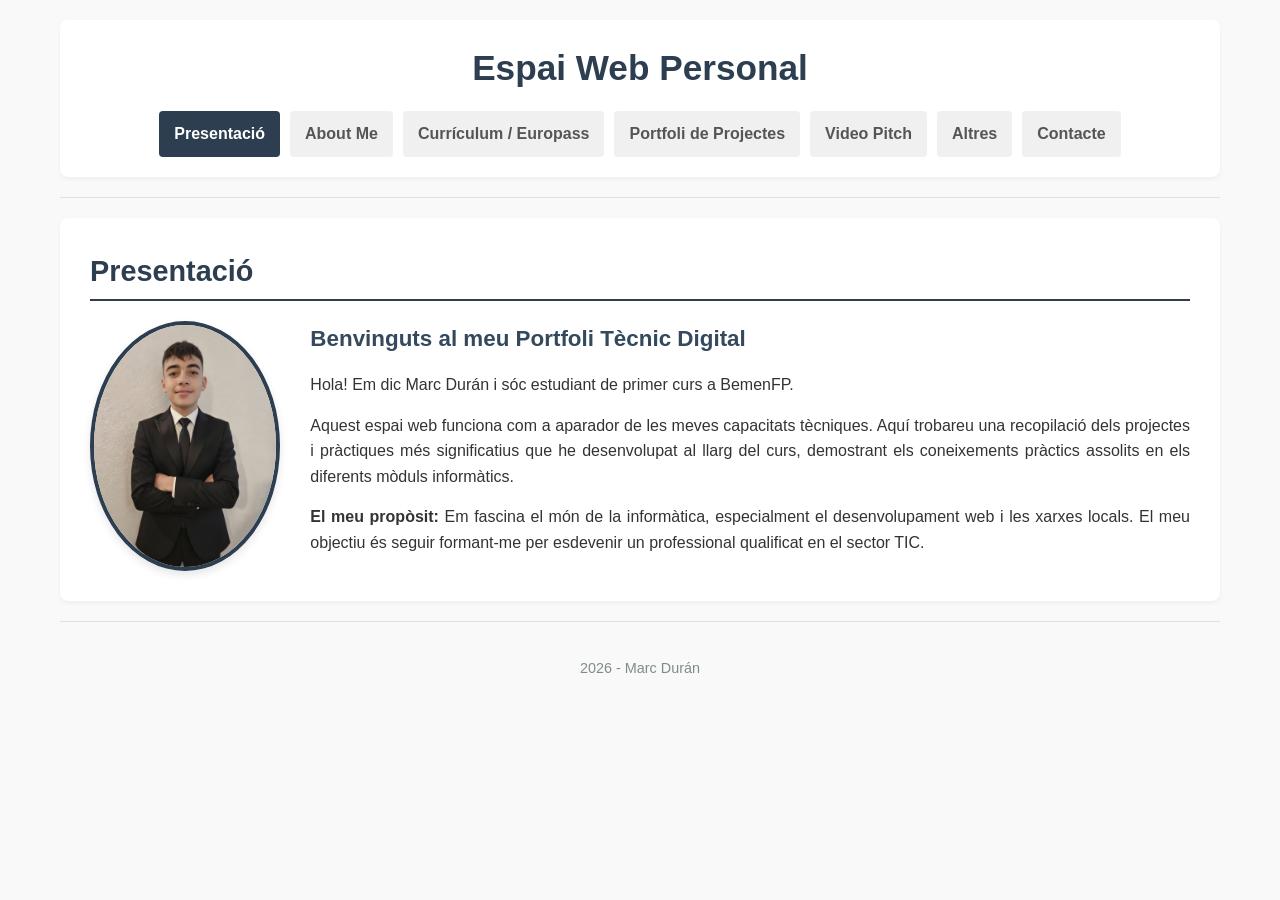
<file: index.html>
<!DOCTYPE html>
<html lang="ca">
<head>
    <meta charset="UTF-8">
    <meta name="viewport" content="width=device-width, initial-scale=1.0">
    <title>Espai Web Personal - Inici</title>
    <link rel="stylesheet" href="index.css">
</head>
<body>

    <header>
        <h1>Espai Web Personal</h1>
        <nav>
            <ul>
                <li><a href="index.html" class="activo">Presentació</a></li>
                <li><a href="about.html">About Me</a></li>
                <li><a href="cv.html">Currículum / Europass</a></li>
                <li><a href="portfoli.html">Portfoli de Projectes</a></li>
                <li><a href="video.html">Video Pitch</a></li>
                <li><a href="altres.html">Altres</a></li>
                <li><a href="contacte.html">Contacte</a></li>
            </ul>
        </nav>
    </header>

    <hr>

    <main>
        <section id="presentacion">
            <h2>Presentació</h2>
            
            <div class="contenedor-perfil">
                <img src="marceuropass.png" alt="Foto professional de Marc" class="foto-perfil">
                
                <div class="texto-presentacion">
                    <h3>Benvinguts al meu Portfoli Tècnic Digital</h3>
                    <p>Hola! Em dic Marc Durán i sóc estudiant de primer curs a BemenFP.</p>
                    
                    <p>Aquest espai web funciona com a aparador de les meves capacitats tècniques. Aquí trobareu una recopilació dels projectes i pràctiques més significatius que he desenvolupat al llarg del curs, demostrant els coneixements pràctics assolits en els diferents mòduls informàtics.</p>
                    
                    <p><strong>El meu propòsit:</strong> Em fascina el món de la informàtica, especialment el desenvolupament web i les xarxes locals. El meu objectiu és seguir formant-me per esdevenir un professional qualificat en el sector TIC.</p>
                </div>
            </div>
        </section>
    </main>

    <hr>

    <footer>
        <p> 2026 - Marc Durán </p>
    </footer>

</body>
</html>
</file>
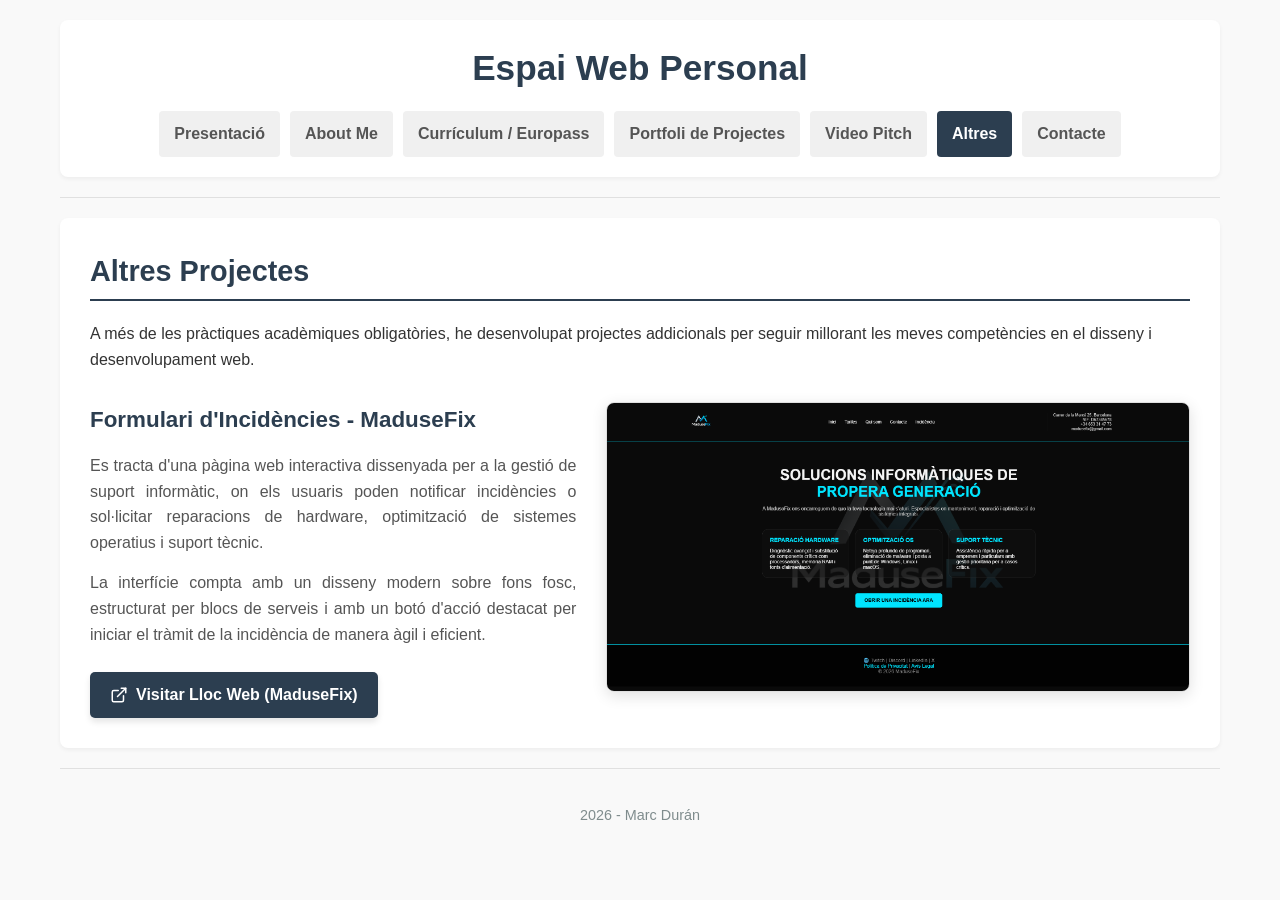
<file: altres.html>
<!DOCTYPE html>
<html lang="ca">
<head>
    <meta charset="UTF-8">
    <meta name="viewport" content="width=device-width, initial-scale=1.0">
    <title>Espai Web Personal - Altres</title>
    <link rel="stylesheet" href="index.css">
    <link rel="stylesheet" href="altres.css">
</head>
<body>

    <header>
        <h1>Espai Web Personal</h1>
        <nav>
            <ul>
                <li><a href="index.html">Presentació</a></li>
                <li><a href="about.html">About Me</a></li>
                <li><a href="cv.html">Currículum / Europass</a></li>
                <li><a href="portfoli.html">Portfoli de Projectes</a></li>
                <li><a href="video.html">Video Pitch</a></li>
                <li><a href="altres.html" class="activo">Altres</a></li>
                <li><a href="contacte.html">Contacte</a></li>
            </ul>
        </nav>
    </header>

    <hr>

    <main>
        <section id="otros-proyectos">
            <h2>Altres Projectes</h2>
            <p>A més de les pràctiques acadèmiques obligatòries, he desenvolupat projectes addicionals per seguir millorant les meves competències en el disseny i desenvolupament web.</p>

            <div class="contenedor-otro-proyecto">
                <div class="info-otro-proyecto">
                    <h3>Formulari d'Incidències - MaduseFix</h3>
                    <p>Es tracta d'una pàgina web interactiva dissenyada per a la gestió de suport informàtic, on els usuaris poden notificar incidències o sol·licitar reparacions de hardware, optimització de sistemes operatius i suport tècnic.</p>
                    <p>La interfície compta amb un disseny modern sobre fons fosc, estructurat per blocs de serveis i amb un botó d'acció destacat per iniciar el tràmit de la incidència de manera àgil i eficient.</p>
                    
                    <div class="enlaces-otro-proyecto">
                        <a href="https://maduse25.github.io/" target="_blank" class="boton-visitar-web" rel="noopener noreferrer">
                            <svg width="18" height="18" viewBox="0 0 24 24" fill="none" stroke="currentColor" stroke-width="2" stroke-linecap="round" stroke-linejoin="round">
                                <path d="M18 13v6a2 2 0 0 1-2 2H5a2 2 0 0 1-2-2V8a2 2 0 0 1 2-2h6"></path>
                                <polyline points="15 3 21 3 21 9"></polyline>
                                <line x1="10" y1="14" x2="21" y2="3"></line>
                            </svg>
                            Visitar Lloc Web (MaduseFix)
                        </a>
                    </div>
                </div>

                <div class="visualizacion-otro-proyecto">
                    <img src="incidencies.png" alt="Captura de pantalla de la pàgina web de MaduseFix" class="captura-otro-proyecto">
                </div>
            </div>
        </section>
    </main>

    <hr>

    <footer>
        <p> 2026 - Marc Durán </p>
    </footer>

</body>
</html>
</file>
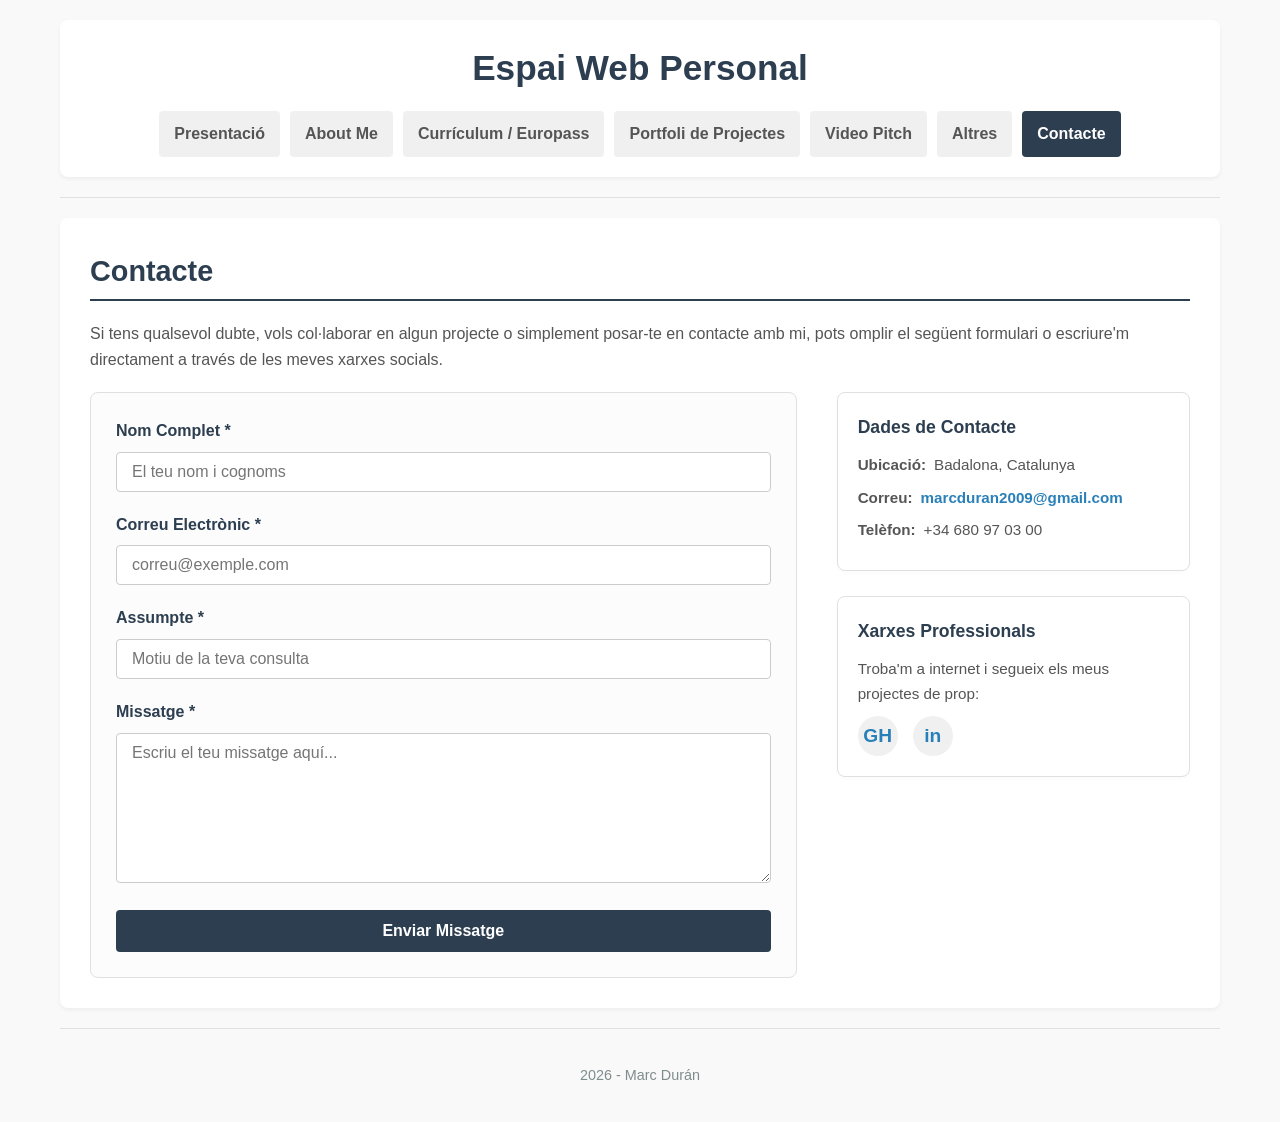
<file: contacte.html>
<!DOCTYPE html>
<html lang="ca">
<head>
    <meta charset="UTF-8">
    <meta name="viewport" content="width=device-width, initial-scale=1.0">
    <title>Espai Web Personal - Contacte</title>
    <link rel="stylesheet" href="index.css">
    <link rel="stylesheet" href="contacte.css">
</head>
<body>

    <header>
        <h1>Espai Web Personal</h1>
        <nav>
            <ul>
                <li><a href="index.html">Presentació</a></li>
                <li><a href="about.html">About Me</a></li>
                <li><a href="cv.html">Currículum / Europass</a></li>
                <li><a href="portfoli.html">Portfoli de Projectes</a></li>
                <li><a href="video.html">Video Pitch</a></li>
                <li><a href="altres.html">Altres</a></li>
                <li><a href="contacte.html" class="activo">Contacte</a></li>
            </ul>
        </nav>
    </header>

    <hr>

    <main>
        <section id="contacto">
            <h2>Contacte</h2>
            <p>Si tens qualsevol dubte, vols col·laborar en algun projecte o simplement posar-te en contacte amb mi, pots omplir el següent formulari o escriure'm directament a través de les meves xarxes socials.</p>

            <div class="contenedor-contacto">
                <div class="envoltorio-formulario-contacto">
                    <form action="#" method="POST" onsubmit="alert('Gràcies pel teu missatge! Això és una simulació, el teu missatge no s\'ha enviat enlloc.'); return false;">
                        <div class="grupo-formulario">
                            <label for="nom">Nom Complet *</label>
                            <input type="text" id="nom" name="nom" class="control-formulario" placeholder="El teu nom i cognoms" required autocomplete="name">
                        </div>

                        <div class="grupo-formulario">
                            <label for="email">Correu Electrònic *</label>
                            <input type="email" id="email" name="email" class="control-formulario" placeholder="correu@exemple.com" required autocomplete="email">
                        </div>

                        <div class="grupo-formulario">
                            <label for="assumpte">Assumpte *</label>
                            <input type="text" id="assumpte" name="assumpte" class="control-formulario" placeholder="Motiu de la teva consulta" required>
                        </div>

                        <div class="grupo-formulario">
                            <label for="missatge">Missatge *</label>
                            <textarea id="missatge" name="missatge" class="control-formulario" placeholder="Escriu el teu missatge aquí..." required></textarea>
                        </div>

                        <button type="submit" class="boton-enviar">Enviar Missatge</button>
                    </form>
                </div>

                <div class="envoltorio-info-contacto">
                    <div class="tarjeta-info">
                        <h4>Dades de Contacte</h4>
                        <p>
                            <strong>Ubicació:</strong> Badalona, Catalunya
                        </p>
                        <p>
                            <strong>Correu:</strong> <a href="mailto:marcduran2009@gmail.com">marcduran2009@gmail.com</a>
                        </p>
                        <p>
                            <strong>Telèfon:</strong> +34 680 97 03 00 
                        </p>
                    </div>

                    <div class="tarjeta-info">
                        <h4>Xarxes Professionals</h4>
                        <p>Troba'm a internet i segueix els meus projectes de prop:</p>
                        <div class="enlaces-sociales">
                            <a href="https://github.com" target="_blank" class="icono-social" title="GitHub" rel="noopener noreferrer">GH</a>
                            <a href="https://linkedin.com" target="_blank" class="icono-social" title="LinkedIn" rel="noopener noreferrer">in</a>
                        </div>
                    </div>
                </div>
            </div>
        </section>
    </main>

    <hr>

    <footer>
        <p> 2026 - Marc Durán </p>
    </footer>

</body>
</html>
</file>
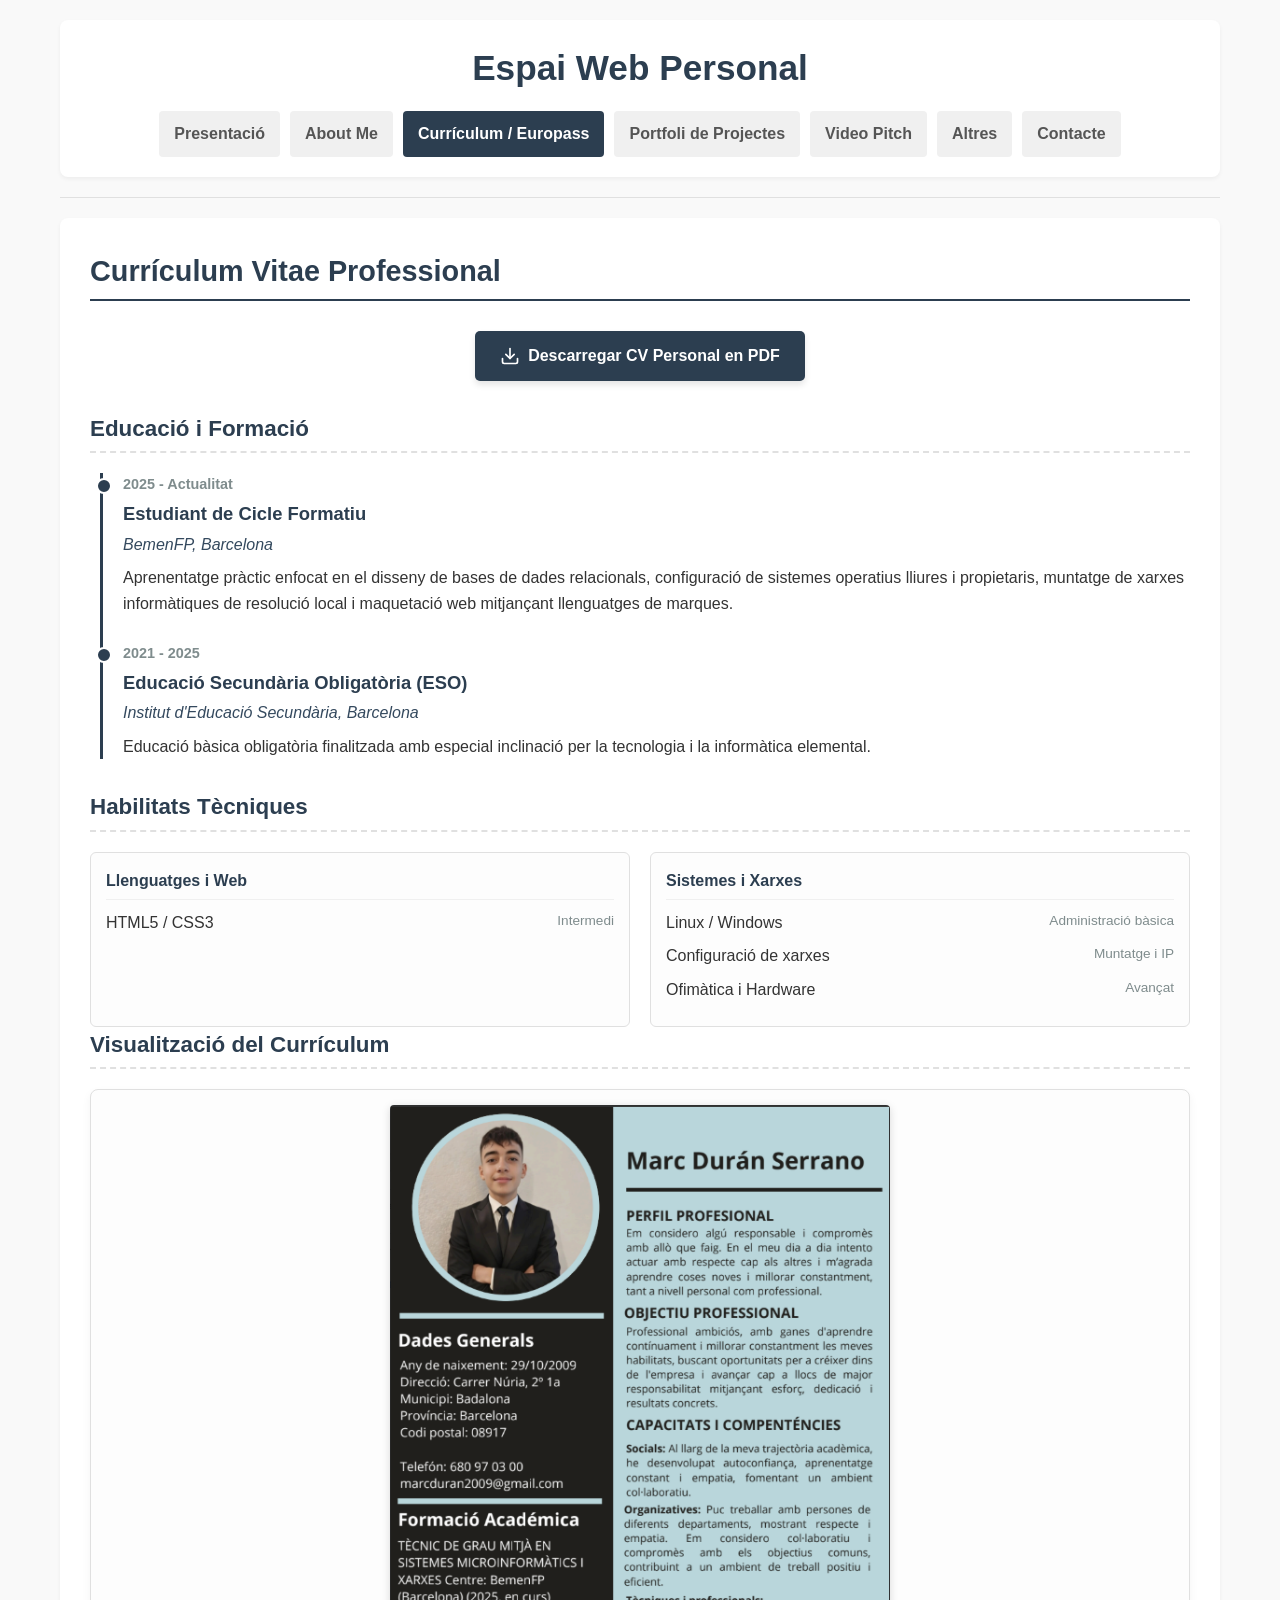
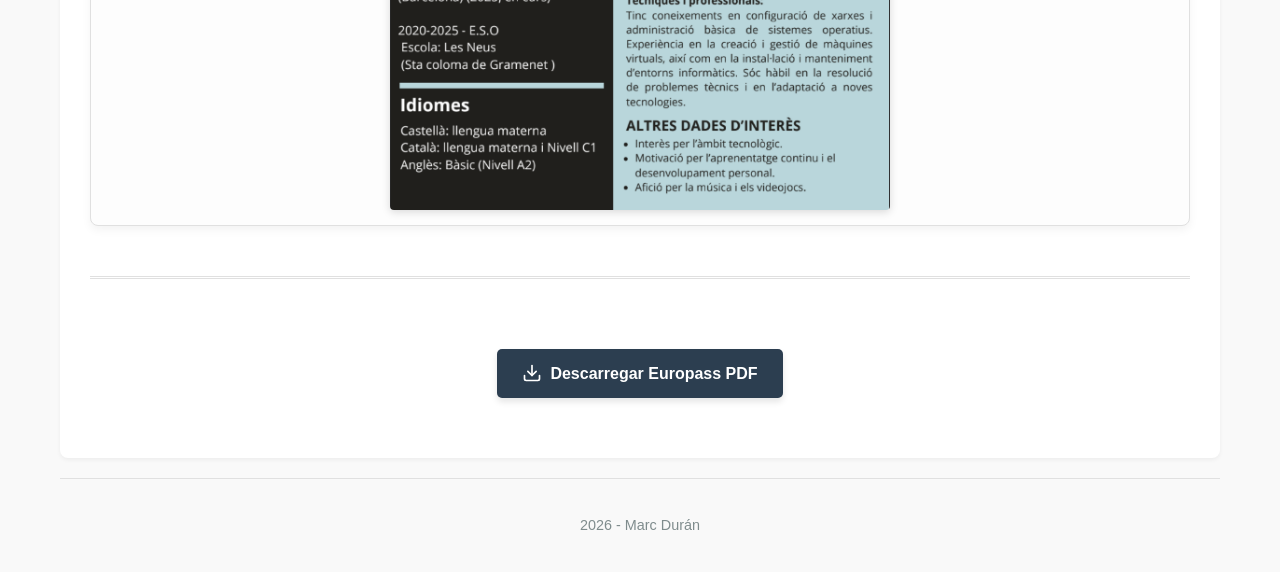
<file: cv.html>
<!DOCTYPE html>
<html lang="ca">
<head>
    <meta charset="UTF-8">
    <meta name="viewport" content="width=device-width, initial-scale=1.0">
    <title>Espai Web Personal - Currículum / Europass</title>
    <link rel="stylesheet" href="index.css">
    <link rel="stylesheet" href="cv.css">
</head>
<body>

    <header>
        <h1>Espai Web Personal</h1>
        <nav>
            <ul>
                <li><a href="index.html">Presentació</a></li>
                <li><a href="about.html">About Me</a></li>
                <li><a href="cv.html" class="activo">Currículum / Europass</a></li>
                <li><a href="portfoli.html">Portfoli de Projectes</a></li>
                <li><a href="video.html">Video Pitch</a></li>
                <li><a href="altres.html">Altres</a></li>
                <li><a href="contacte.html">Contacte</a></li>
            </ul>
        </nav>
    </header>

    <hr>

    <main>
        <section id="cv-personal">
            <h2>Currículum Vitae Professional</h2>

            <div class="contenedor-botones">
                <a href="CV.pdf" class="boton-descarga" download="CV_Marc_Duran.pdf">
                    <svg width="20" height="20" viewBox="0 0 24 24" fill="none" stroke="currentColor" stroke-width="2" stroke-linecap="round" stroke-linejoin="round">
                        <path d="M21 15v4a2 2 0 0 1-2 2H5a2 2 0 0 1-2-2v-4"></path>
                        <polyline points="7 10 12 15 17 10"></polyline>
                        <line x1="12" y1="15" x2="12" y2="3"></line>
                    </svg>
                    Descarregar CV Personal en PDF
                </a>
            </div>

            <div class="cv-seccion">
                <h3>Educació i Formació</h3>
                <div class="cv-linea-tiempo">
                    <div class="cv-elemento">
                        <div class="cv-fecha">2025 - Actualitat</div>
                        <h4 class="cv-titulo">Estudiant de Cicle Formatiu</h4>
                        <div class="cv-institucion">BemenFP, Barcelona</div>
                        <p>Aprenentatge pràctic enfocat en el disseny de bases de dades relacionals, configuració de sistemes operatius lliures i propietaris, muntatge de xarxes informàtiques de resolució local i maquetació web mitjançant llenguatges de marques.</p>
                    </div>

                    <div class="cv-elemento">
                        <div class="cv-fecha">2021 - 2025</div>
                        <h4 class="cv-titulo">Educació Secundària Obligatòria (ESO)</h4>
                        <div class="cv-institucion">Institut d'Educació Secundària, Barcelona</div>
                        <p>Educació bàsica obligatòria finalitzada amb especial inclinació per la tecnologia i la informàtica elemental.</p>
                    </div>
                </div>
            </div>

            <div class="cv-seccion">
                <h3>Habilitats Tècniques</h3>
                <div class="cv-cuadricula-habilidades">
                    <div class="cv-tarjeta-habilidad">
                        <h4>Llenguatges i Web</h4>
                        <ul>
                            <li>
                                <span>HTML5 / CSS3</span>
                                <span class="cv-nivel">Intermedi</span>
                            </li>
                        </ul>
                    </div>

                    <div class="cv-tarjeta-habilidad">
                        <h4>Sistemes i Xarxes</h4>
                        <ul>
                            <li>
                                <span>Linux / Windows</span>
                                <span class="cv-nivel">Administració bàsica</span>
                            </li>
                            <li>
                                <span>Configuració de xarxes</span>
                                <span class="cv-nivel">Muntatge i IP</span>
                            </li>
                            <li>
                                <span>Ofimàtica i Hardware</span>
                                <span class="cv-nivel">Avançat</span>
                            </li>
                        </ul>
                    </div>
                </div>
            <div class="cv-seccion">
                <h3>Visualització del Currículum</h3>
                <div class="cv-contenedor-imagen">
                    <img src="cv-imagen.png" alt="Imatge del Currículum Vitae" class="cv-imagen-previsualizacion">
                </div>
            </div>
        </section>

        <section id="cv-europass" class="contenedor-europass">
            <div class="contenedor-botones">
                <a href="Marc europass.pdf" class="boton-descarga" download="Europass_Marc_Duran.pdf">
                    <svg width="20" height="20" viewBox="0 0 24 24" fill="none" stroke="currentColor" stroke-width="2" stroke-linecap="round" stroke-linejoin="round">
                        <path d="M21 15v4a2 2 0 0 1-2 2H5a2 2 0 0 1-2-2v-4"></path>
                        <polyline points="7 10 12 15 17 10"></polyline>
                        <line x1="12" y1="15" x2="12" y2="3"></line>
                    </svg>
                    Descarregar Europass PDF
                </a>
            </div>
        </section>
    </main>

    <hr>

    <footer>
        <p> 2026 - Marc Durán </p>
    </footer>

</body>
</html>
</file>
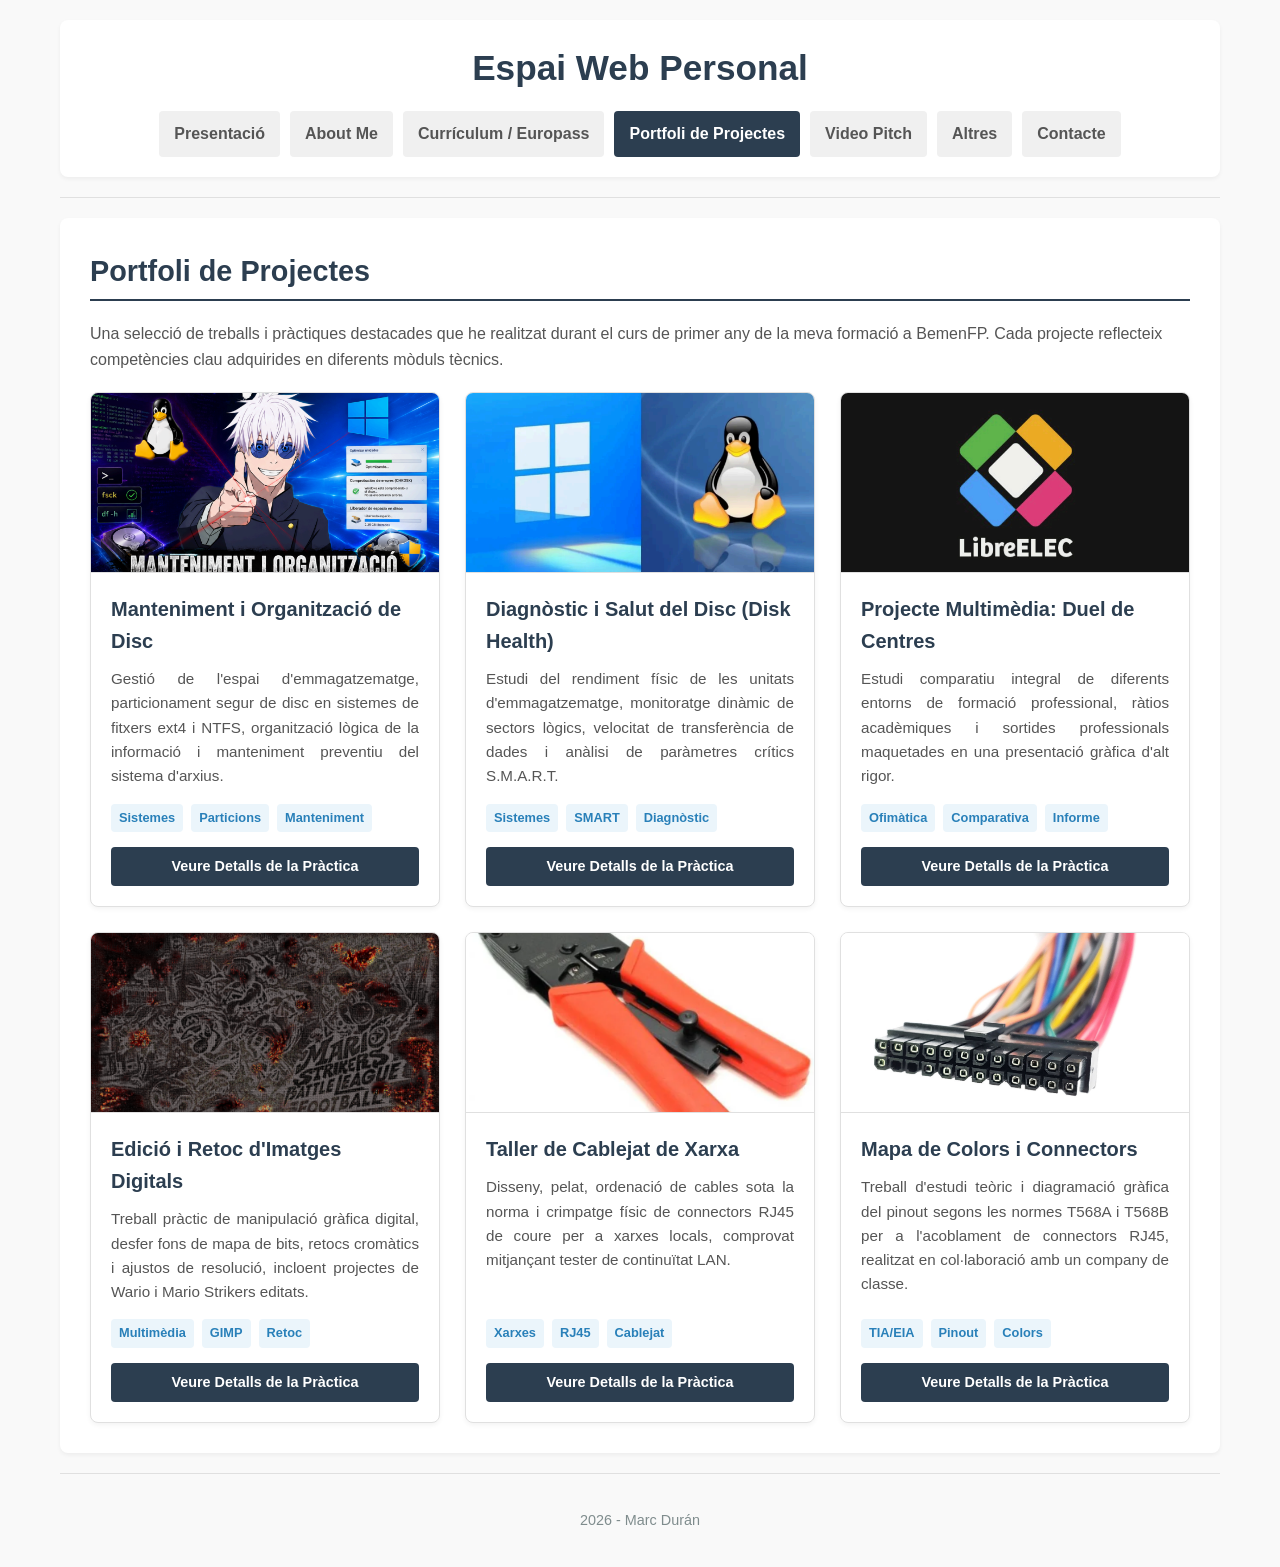
<file: portfoli.html>
<!DOCTYPE html>
<html lang="ca">
<head>
    <meta charset="UTF-8">
    <meta name="viewport" content="width=device-width, initial-scale=1.0">
    <title>Espai Web Personal - Portfoli de Projectes</title>
    <link rel="stylesheet" href="index.css">
    <link rel="stylesheet" href="portfoli.css">
</head>
<body>

    <header>
        <h1>Espai Web Personal</h1>
        <nav>
            <ul>
                <li><a href="index.html">Presentació</a></li>
                <li><a href="about.html">About Me</a></li>
                <li><a href="cv.html">Currículum / Europass</a></li>
                <li><a href="portfoli.html" class="activo">Portfoli de Projectes</a></li>
                <li><a href="video.html">Video Pitch</a></li>
                <li><a href="altres.html">Altres</a></li>
                <li><a href="contacte.html">Contacte</a></li>
            </ul>
        </nav>
    </header>

    <hr>

    <main>
        <section id="portafolio">
            <h2>Portfoli de Projectes</h2>
            <p>Una selecció de treballs i pràctiques destacades que he realitzat durant el curs de primer any de la meva formació a BemenFP. Cada projecte reflecteix competències clau adquirides en diferents mòduls tècnics.</p>

            <div class="cuadricula-portafolio">
                
                <div class="tarjeta-proyecto">
                    <div class="imagen-proyecto">
                        <img src="portada-manteniment.png" alt="Manteniment i Organització de Disc">
                    </div>
                    <div class="contenido-proyecto">
                        <h3>Manteniment i Organització de Disc</h3>
                        <p>Gestió de l'espai d'emmagatzematge, particionament segur de disc en sistemes de fitxers ext4 i NTFS, organització lògica de la informació i manteniment preventiu del sistema d'arxius.</p>
                        <div class="etiquetas-proyecto">
                            <span class="etiqueta-proyecto">Sistemes</span>
                            <span class="etiqueta-proyecto">Particions</span>
                            <span class="etiqueta-proyecto">Manteniment</span>
                        </div>
                        <div class="enlaces-proyecto">
                            <a href="project-manteniment.html" class="boton-proyecto principal">Veure Detalls de la Pràctica</a>
                        </div>
                    </div>
                </div>

                <div class="tarjeta-proyecto">
                    <div class="imagen-proyecto">
                        <img src="portada-diskhealth.png" alt="Diagnòstic i Salut del Disc (Disk Health)">
                    </div>
                    <div class="contenido-proyecto">
                        <h3>Diagnòstic i Salut del Disc (Disk Health)</h3>
                        <p>Estudi del rendiment físic de les unitats d'emmagatzematge, monitoratge dinàmic de sectors lògics, velocitat de transferència de dades i anàlisi de paràmetres crítics S.M.A.R.T.</p>
                        <div class="etiquetas-proyecto">
                            <span class="etiqueta-proyecto">Sistemes</span>
                            <span class="etiqueta-proyecto">SMART</span>
                            <span class="etiqueta-proyecto">Diagnòstic</span>
                        </div>
                        <div class="enlaces-proyecto">
                            <a href="project-disk.html" class="boton-proyecto principal">Veure Detalls de la Pràctica</a>
                        </div>
                    </div>
                </div>

                <div class="tarjeta-proyecto">
                    <div class="imagen-proyecto">
                        <img src="portada-duel.png" alt="Projecte Multimèdia: Duel de Centres">
                    </div>
                    <div class="contenido-proyecto">
                        <h3>Projecte Multimèdia: Duel de Centres</h3>
                        <p>Estudi comparatiu integral de diferents entorns de formació professional, ràtios acadèmiques i sortides professionals maquetades en una presentació gràfica d'alt rigor.</p>
                        <div class="etiquetas-proyecto">
                            <span class="etiqueta-proyecto">Ofimàtica</span>
                            <span class="etiqueta-proyecto">Comparativa</span>
                            <span class="etiqueta-proyecto">Informe</span>
                        </div>
                        <div class="enlaces-proyecto">
                            <a href="project-duel.html" class="boton-proyecto principal">Veure Detalls de la Pràctica</a>
                        </div>
                    </div>
                </div>

                <div class="tarjeta-proyecto">
                    <div class="imagen-proyecto">
                        <img src="portada-edicio.png" alt="Edició i Retoc d'Imatges Digitals">
                    </div>
                    <div class="contenido-proyecto">
                        <h3>Edició i Retoc d'Imatges Digitals</h3>
                        <p>Treball pràctic de manipulació gràfica digital, desfer fons de mapa de bits, retocs cromàtics i ajustos de resolució, incloent projectes de Wario i Mario Strikers editats.</p>
                        <div class="etiquetas-proyecto">
                            <span class="etiqueta-proyecto">Multimèdia</span>
                            <span class="etiqueta-proyecto">GIMP</span>
                            <span class="etiqueta-proyecto">Retoc</span>
                        </div>
                        <div class="enlaces-proyecto">
                            <a href="project-img.html" class="boton-proyecto principal">Veure Detalls de la Pràctica</a>
                        </div>
                    </div>
                </div>

                <div class="tarjeta-proyecto">
                    <div class="imagen-proyecto">
                        <img src="portada-cablejat.png" alt="Taller de Cablejat de Xarxa">
                    </div>
                    <div class="contenido-proyecto">
                        <h3>Taller de Cablejat de Xarxa</h3>
                        <p>Disseny, pelat, ordenació de cables sota la norma i crimpatge físic de connectors RJ45 de coure per a xarxes locals, comprovat mitjançant tester de continuïtat LAN.</p>
                        <div class="etiquetas-proyecto">
                            <span class="etiqueta-proyecto">Xarxes</span>
                            <span class="etiqueta-proyecto">RJ45</span>
                            <span class="etiqueta-proyecto">Cablejat</span>
                        </div>
                        <div class="enlaces-proyecto">
                            <a href="project-cablejat.html" class="boton-proyecto principal">Veure Detalls de la Pràctica</a>
                        </div>
                    </div>
                </div>

                <div class="tarjeta-proyecto">
                    <div class="imagen-proyecto">
                        <img src="portada-colors.png" alt="Mapa de Colors i Connectors">
                    </div>
                    <div class="contenido-proyecto">
                        <h3>Mapa de Colors i Connectors</h3>
                        <p>Treball d'estudi teòric i diagramació gràfica del pinout segons les normes T568A i T568B per a l'acoblament de connectors RJ45, realitzat en col·laboració amb un company de classe.</p>
                        <div class="etiquetas-proyecto">
                            <span class="etiqueta-proyecto">TIA/EIA</span>
                            <span class="etiqueta-proyecto">Pinout</span>
                            <span class="etiqueta-proyecto">Colors</span>
                        </div>
                        <div class="enlaces-proyecto">
                            <a href="project-colors.html" class="boton-proyecto principal">Veure Detalls de la Pràctica</a>
                        </div>
                    </div>
                </div>

            </div>
        </section>
    </main>

    <hr>

    <footer>
        <p> 2026 - Marc Durán </p>
    </footer>

</body>
</html>
</file>
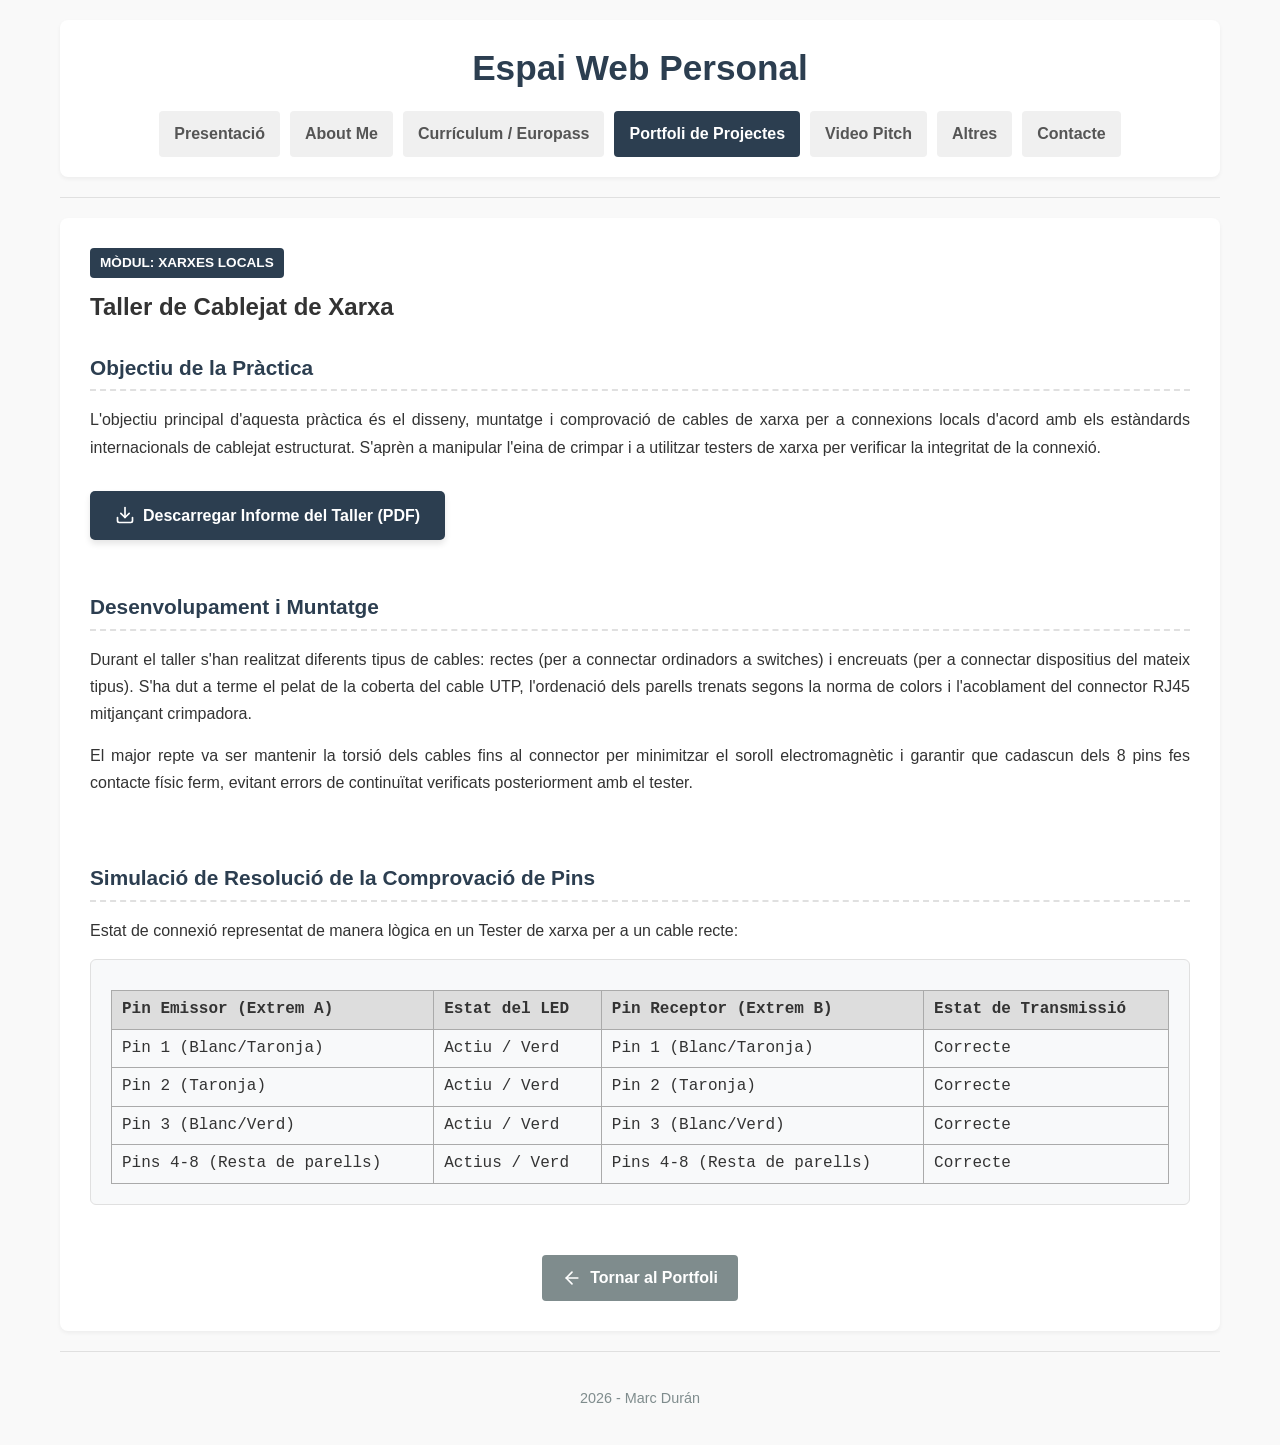
<file: project-cablejat.html>
<!DOCTYPE html>
<html lang="ca">
<head>
    <meta charset="UTF-8">
    <meta name="viewport" content="width=device-width, initial-scale=1.0">
    <title>Detall Projecte - Taller de Cablejat de Xarxa</title>
    <link rel="stylesheet" href="index.css">
    <link rel="stylesheet" href="project-details.css">
</head>
<body>

    <header>
        <h1>Espai Web Personal</h1>
        <nav>
            <ul>
                <li><a href="index.html">Presentació</a></li>
                <li><a href="about.html">About Me</a></li>
                <li><a href="cv.html">Currículum / Europass</a></li>
                <li><a href="portfoli.html" class="activo">Portfoli de Projectes</a></li>
                <li><a href="video.html">Video Pitch</a></li>
                <li><a href="altres.html">Altres</a></li>
                <li><a href="contacte.html">Contacte</a></li>
            </ul>
        </nav>
    </header>

    <hr>

    <main>
        <div class="cabecera-detalle-proyecto">
            <span class="modulo-proyecto">Mòdul: Xarxes Locals</span>
            <h2>Taller de Cablejat de Xarxa</h2>
        </div>

        <div class="contenido-detalle-proyecto">
            <div class="bloque-seccion-proyecto">
                <h3>Objectiu de la Pràctica</h3>
                <p>L'objectiu principal d'aquesta pràctica és el disseny, muntatge i comprovació de cables de xarxa per a connexions locals d'acord amb els estàndards internacionals de cablejat estructurat. S'aprèn a manipular l'eina de crimpar i a utilitzar testers de xarxa per verificar la integritat de la connexió.</p>
                
                <a href="Taller de cablejat.pdf" class="boton-descarga" download="Taller_de_cablejat.pdf">
                    <svg width="20" height="20" viewBox="0 0 24 24" fill="none" stroke="currentColor" stroke-width="2" stroke-linecap="round" stroke-linejoin="round">
                        <path d="M21 15v4a2 2 0 0 1-2 2H5a2 2 0 0 1-2-2v-4"></path>
                        <polyline points="7 10 12 15 17 10"></polyline>
                        <line x1="12" y1="15" x2="12" y2="3"></line>
                    </svg>
                    Descarregar Informe del Taller (PDF)
                </a>
            </div>

            <div class="bloque-seccion-proyecto">
                <h3>Desenvolupament i Muntatge</h3>
                <p>Durant el taller s'han realitzat diferents tipus de cables: rectes (per a connectar ordinadors a switches) i encreuats (per a connectar dispositius del mateix tipus). S'ha dut a terme el pelat de la coberta del cable UTP, l'ordenació dels parells trenats segons la norma de colors i l'acoblament del connector RJ45 mitjançant crimpadora.</p>
                <p>El major repte va ser mantenir la torsió dels cables fins al connector per minimitzar el soroll electromagnètic i garantir que cadascun dels 8 pins fes contacte físic ferm, evitant errors de continuïtat verificats posteriorment amb el tester.</p>
            </div>



            <div class="bloque-seccion-proyecto">
                <h3>Simulació de Resolució de la Comprovació de Pins</h3>
                <p>Estat de connexió representat de manera lògica en un Tester de xarxa per a un cable recte:</p>
                
                <div class="maqueta-visual">
                    <table class="maqueta-tabla-bd">
                        <thead>
                            <tr>
                                <th>Pin Emissor (Extrem A)</th>
                                <th>Estat del LED</th>
                                <th>Pin Receptor (Extrem B)</th>
                                <th>Estat de Transmissió</th>
                            </tr>
                        </thead>
                        <tbody>
                            <tr>
                                <td>Pin 1 (Blanc/Taronja)</td>
                                <td>Actiu / Verd</td>
                                <td>Pin 1 (Blanc/Taronja)</td>
                                <td>Correcte</td>
                            </tr>
                            <tr>
                                <td>Pin 2 (Taronja)</td>
                                <td>Actiu / Verd</td>
                                <td>Pin 2 (Taronja)</td>
                                <td>Correcte</td>
                            </tr>
                            <tr>
                                <td>Pin 3 (Blanc/Verd)</td>
                                <td>Actiu / Verd</td>
                                <td>Pin 3 (Blanc/Verd)</td>
                                <td>Correcte</td>
                            </tr>
                            <tr>
                                <td>Pins 4-8 (Resta de parells)</td>
                                <td>Actius / Verd</td>
                                <td>Pins 4-8 (Resta de parells)</td>
                                <td>Correcte</td>
                            </tr>
                        </tbody>
                    </table>
                </div>
            </div>
        </div>

        <div class="contenedor-boton-volver">
            <a href="portfoli.html" class="boton-volver">
                <svg width="20" height="20" viewBox="0 0 24 24" fill="none" stroke="currentColor" stroke-width="2" stroke-linecap="round" stroke-linejoin="round" style="vertical-align: middle;">
                    <line x1="19" y1="12" x2="5" y2="12"></line>
                    <polyline points="12 19 5 12 12 5"></polyline>
                </svg>
                Tornar al Portfoli
            </a>
        </div>
    </main>

    <hr>

    <footer>
        <p> 2026 - Marc Durán </p>
    </footer>

</body>
</html>
</file>
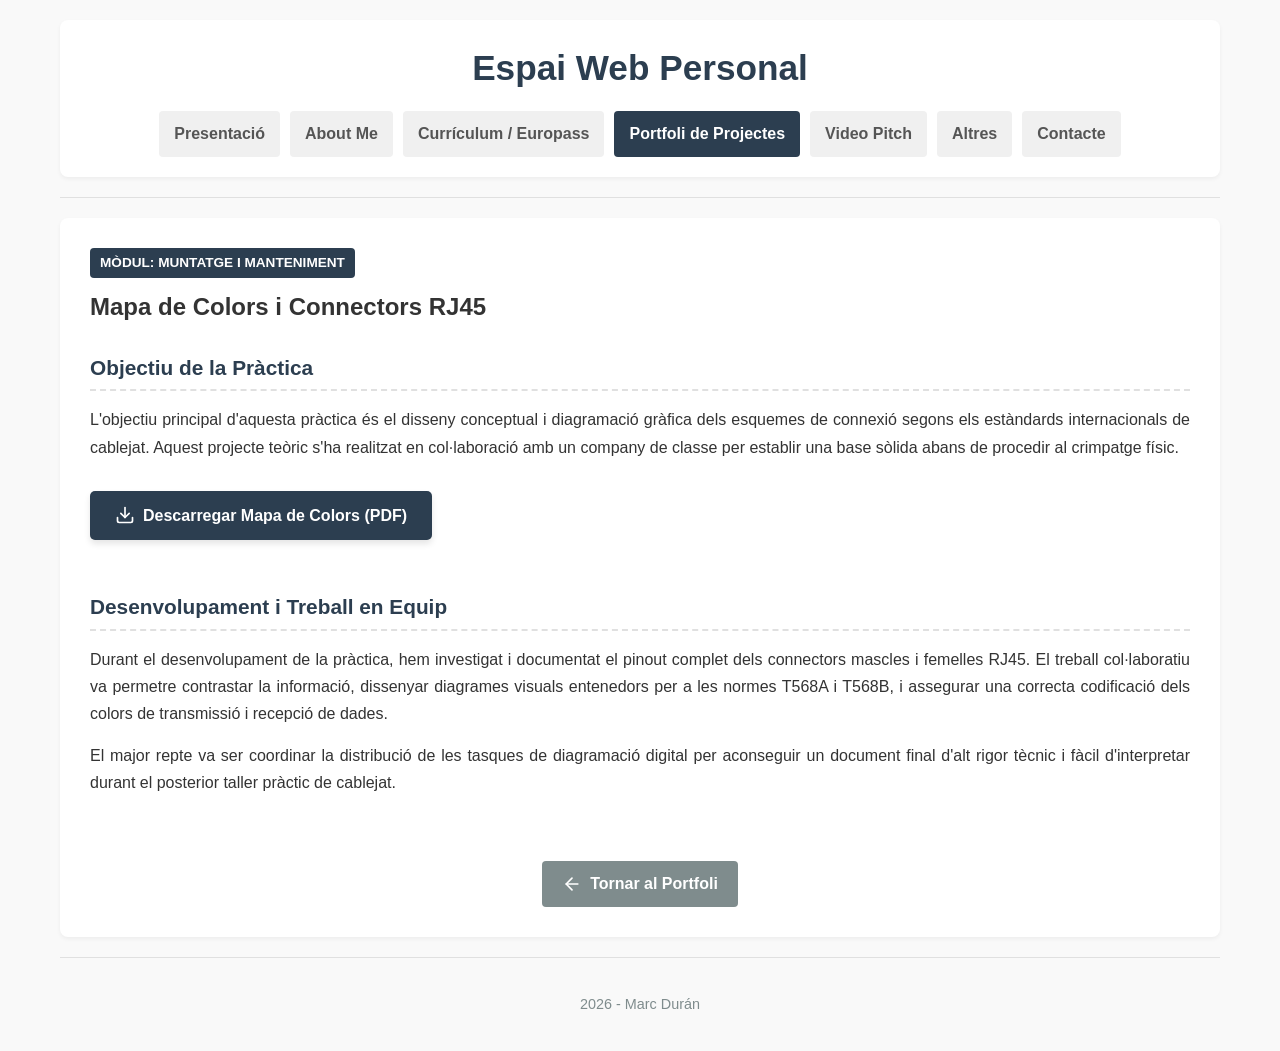
<file: project-colors.html>
<!DOCTYPE html>
<html lang="ca">
<head>
    <meta charset="UTF-8">
    <meta name="viewport" content="width=device-width, initial-scale=1.0">
    <title>Detall Projecte - Mapa de Colors i Connectors</title>
    <link rel="stylesheet" href="index.css">
    <link rel="stylesheet" href="project-details.css">
</head>
<body>

    <header>
        <h1>Espai Web Personal</h1>
        <nav>
            <ul>
                <li><a href="index.html">Presentació</a></li>
                <li><a href="about.html">About Me</a></li>
                <li><a href="cv.html">Currículum / Europass</a></li>
                <li><a href="portfoli.html" class="activo">Portfoli de Projectes</a></li>
                <li><a href="video.html">Video Pitch</a></li>
                <li><a href="altres.html">Altres</a></li>
                <li><a href="contacte.html">Contacte</a></li>
            </ul>
        </nav>
    </header>

    <hr>

    <main>
        <div class="cabecera-detalle-proyecto">
            <span class="modulo-proyecto">Mòdul: Muntatge i Manteniment</span>
            <h2>Mapa de Colors i Connectors RJ45</h2>
        </div>

        <div class="contenido-detalle-proyecto">
            <div class="bloque-seccion-proyecto">
                <h3>Objectiu de la Pràctica</h3>
                <p>L'objectiu principal d'aquesta pràctica és el disseny conceptual i diagramació gràfica dels esquemes de connexió segons els estàndards internacionals de cablejat. Aquest projecte teòric s'ha realitzat en col·laboració amb un company de classe per establir una base sòlida abans de procedir al crimpatge físic.</p>
                
                <a href="Mapa de colors i connectors.pdf" class="boton-descarga" download="Mapa_de_colors_i_connectors.pdf">
                    <svg width="20" height="20" viewBox="0 0 24 24" fill="none" stroke="currentColor" stroke-width="2" stroke-linecap="round" stroke-linejoin="round">
                        <path d="M21 15v4a2 2 0 0 1-2 2H5a2 2 0 0 1-2-2v-4"></path>
                        <polyline points="7 10 12 15 17 10"></polyline>
                        <line x1="12" y1="15" x2="12" y2="3"></line>
                    </svg>
                    Descarregar Mapa de Colors (PDF)
                </a>
            </div>

            <div class="bloque-seccion-proyecto">
                <h3>Desenvolupament i Treball en Equip</h3>
                <p>Durant el desenvolupament de la pràctica, hem investigat i documentat el pinout complet dels connectors mascles i femelles RJ45. El treball col·laboratiu va permetre contrastar la informació, dissenyar diagrames visuals entenedors per a les normes T568A i T568B, i assegurar una correcta codificació dels colors de transmissió i recepció de dades.</p>
                <p>El major repte va ser coordinar la distribució de les tasques de diagramació digital per aconseguir un document final d'alt rigor tècnic i fàcil d'interpretar durant el posterior taller pràctic de cablejat.</p>
            </div>
        </div>

        <div class="contenedor-boton-volver">
            <a href="portfoli.html" class="boton-volver">
                <svg width="20" height="20" viewBox="0 0 24 24" fill="none" stroke="currentColor" stroke-width="2" stroke-linecap="round" stroke-linejoin="round" style="vertical-align: middle;">
                    <line x1="19" y1="12" x2="5" y2="12"></line>
                    <polyline points="12 19 5 12 12 5"></polyline>
                </svg>
                Tornar al Portfoli
            </a>
        </div>
    </main>

    <hr>

    <footer>
        <p> 2026 - Marc Durán </p>
    </footer>

</body>
</html>
</file>
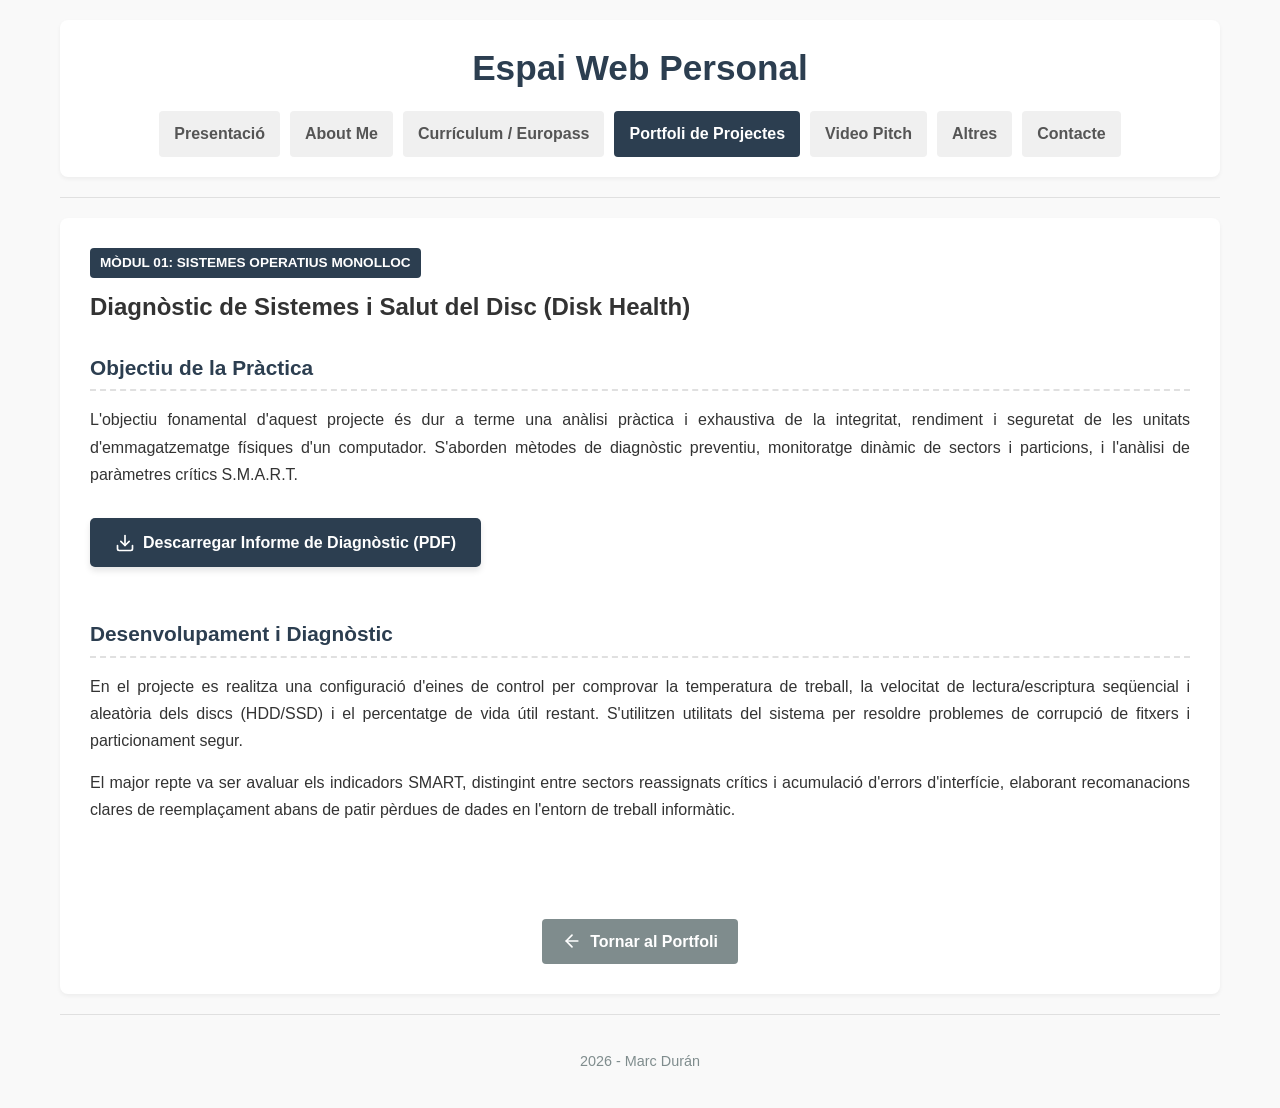
<file: project-disk.html>
<!DOCTYPE html>
<html lang="ca">
<head>
    <meta charset="UTF-8">
    <meta name="viewport" content="width=device-width, initial-scale=1.0">
    <title>Detall Projecte - Diagnòstic i Salut del Disc</title>
    <link rel="stylesheet" href="index.css">
    <link rel="stylesheet" href="project-details.css">
</head>
<body>

    <header>
        <h1>Espai Web Personal</h1>
        <nav>
            <ul>
                <li><a href="index.html">Presentació</a></li>
                <li><a href="about.html">About Me</a></li>
                <li><a href="cv.html">Currículum / Europass</a></li>
                <li><a href="portfoli.html" class="activo">Portfoli de Projectes</a></li>
                <li><a href="video.html">Video Pitch</a></li>
                <li><a href="altres.html">Altres</a></li>
                <li><a href="contacte.html">Contacte</a></li>
            </ul>
        </nav>
    </header>

    <hr>

    <main>
        <div class="cabecera-detalle-proyecto">
            <span class="modulo-proyecto">Mòdul 01: Sistemes Operatius Monolloc</span>
            <h2>Diagnòstic de Sistemes i Salut del Disc (Disk Health)</h2>
        </div>

        <div class="contenido-detalle-proyecto">
            <div class="bloque-seccion-proyecto">
                <h3>Objectiu de la Pràctica</h3>
                <p>L'objectiu fonamental d'aquest projecte és dur a terme una anàlisi pràctica i exhaustiva de la integritat, rendiment i seguretat de les unitats d'emmagatzematge físiques d'un computador. S'aborden mètodes de diagnòstic preventiu, monitoratge dinàmic de sectors i particions, i l'anàlisi de paràmetres crítics S.M.A.R.T.</p>
                
                <a href="Disk Health Durán, Marc.pdf" class="boton-descarga" download="Disk_Health_Marc_Duran.pdf">
                    <svg width="20" height="20" viewBox="0 0 24 24" fill="none" stroke="currentColor" stroke-width="2" stroke-linecap="round" stroke-linejoin="round">
                        <path d="M21 15v4a2 2 0 0 1-2 2H5a2 2 0 0 1-2-2v-4"></path>
                        <polyline points="7 10 12 15 17 10"></polyline>
                        <line x1="12" y1="15" x2="12" y2="3"></line>
                    </svg>
                    Descarregar Informe de Diagnòstic (PDF)
                </a>
            </div>

            <div class="bloque-seccion-proyecto">
                <h3>Desenvolupament i Diagnòstic</h3>
                <p>En el projecte es realitza una configuració d'eines de control per comprovar la temperatura de treball, la velocitat de lectura/escriptura seqüencial i aleatòria dels discs (HDD/SSD) i el percentatge de vida útil restant. S'utilitzen utilitats del sistema per resoldre problemes de corrupció de fitxers i particionament segur.</p>
                <p>El major repte va ser avaluar els indicadors SMART, distingint entre sectors reassignats crítics i acumulació d'errors d'interfície, elaborant recomanacions clares de reemplaçament abans de patir pèrdues de dades en l'entorn de treball informàtic.</p>
            </div>

        <div class="contenedor-boton-volver">
            <a href="portfoli.html" class="boton-volver">
                <svg width="20" height="20" viewBox="0 0 24 24" fill="none" stroke="currentColor" stroke-width="2" stroke-linecap="round" stroke-linejoin="round" style="vertical-align: middle;">
                    <line x1="19" y1="12" x2="5" y2="12"></line>
                    <polyline points="12 19 5 12 12 5"></polyline>
                </svg>
                Tornar al Portfoli
            </a>
        </div>
    </main>

    <hr>

    <footer>
        <p> 2026 - Marc Durán </p>
    </footer>

</body>
</html>
</file>
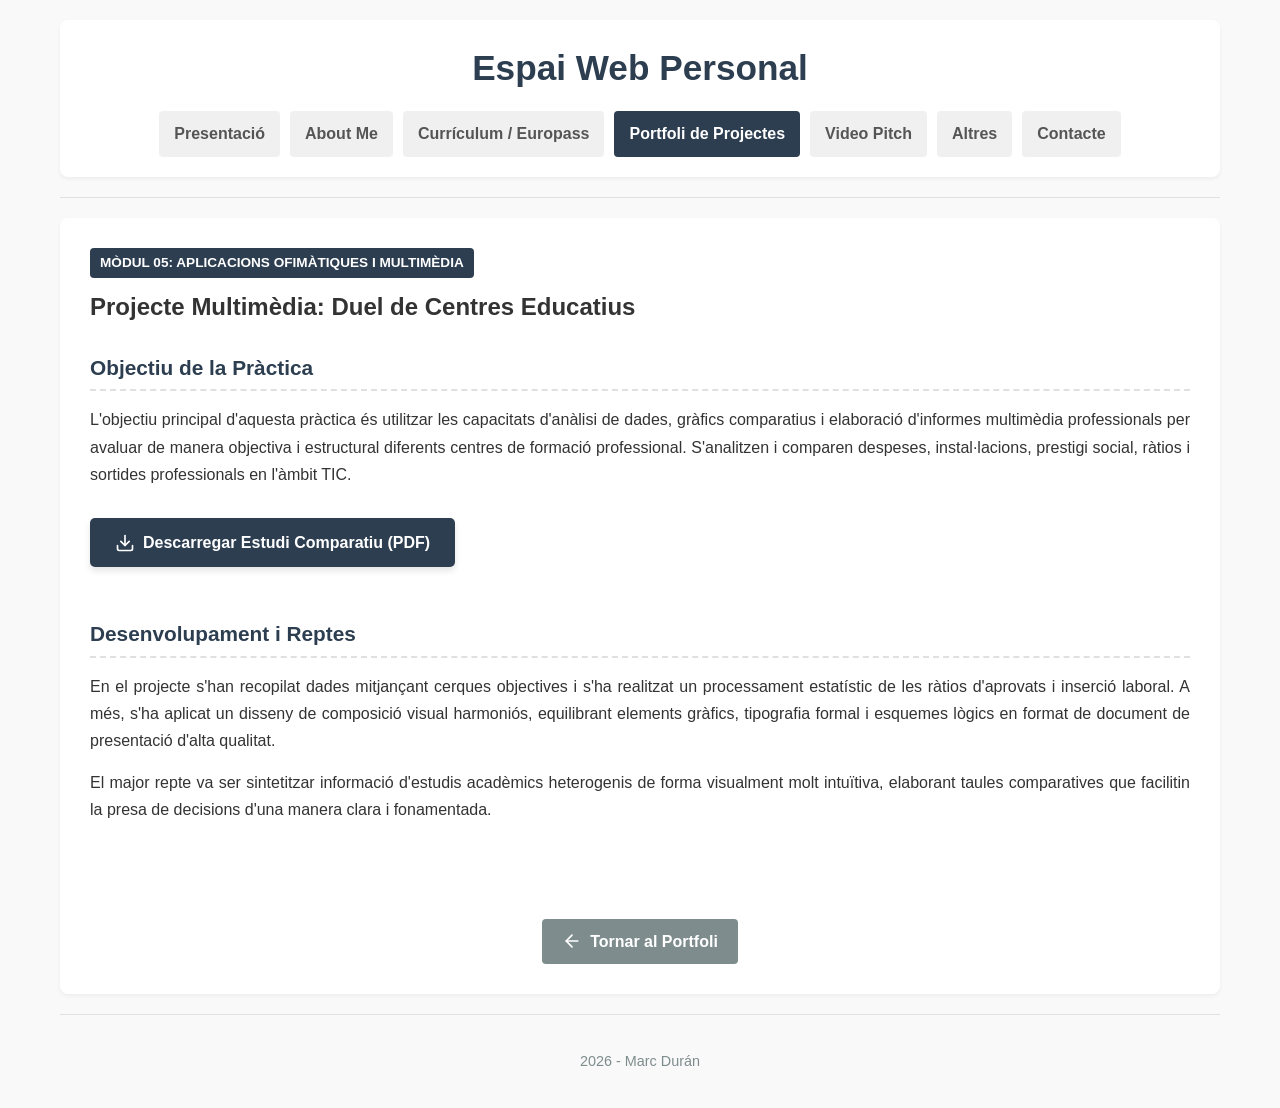
<file: project-duel.html>
<!DOCTYPE html>
<html lang="ca">
<head>
    <meta charset="UTF-8">
    <meta name="viewport" content="width=device-width, initial-scale=1.0">
    <title>Detall Projecte - Duel de Centres</title>
    <link rel="stylesheet" href="index.css">
    <link rel="stylesheet" href="project-details.css">
</head>
<body>

    <header>
        <h1>Espai Web Personal</h1>
        <nav>
            <ul>
                <li><a href="index.html">Presentació</a></li>
                <li><a href="about.html">About Me</a></li>
                <li><a href="cv.html">Currículum / Europass</a></li>
                <li><a href="portfoli.html" class="activo">Portfoli de Projectes</a></li>
                <li><a href="video.html">Video Pitch</a></li>
                <li><a href="altres.html">Altres</a></li>
                <li><a href="contacte.html">Contacte</a></li>
            </ul>
        </nav>
    </header>

    <hr>

    <main>
        <div class="cabecera-detalle-proyecto">
            <span class="modulo-proyecto">Mòdul 05: Aplicacions Ofimàtiques i Multimèdia</span>
            <h2>Projecte Multimèdia: Duel de Centres Educatius</h2>
        </div>

        <div class="contenido-detalle-proyecto">
            <div class="bloque-seccion-proyecto">
                <h3>Objectiu de la Pràctica</h3>
                <p>L'objectiu principal d'aquesta pràctica és utilitzar les capacitats d'anàlisi de dades, gràfics comparatius i elaboració d'informes multimèdia professionals per avaluar de manera objectiva i estructural diferents centres de formació professional. S'analitzen i comparen despeses, instal·lacions, prestigi social, ràtios i sortides professionals en l'àmbit TIC.</p>
                
                <a href="Duel de centres multimedia.pdf" class="boton-descarga" download="Duel_de_centres_multimedia.pdf">
                    <svg width="20" height="20" viewBox="0 0 24 24" fill="none" stroke="currentColor" stroke-width="2" stroke-linecap="round" stroke-linejoin="round">
                        <path d="M21 15v4a2 2 0 0 1-2 2H5a2 2 0 0 1-2-2v-4"></path>
                        <polyline points="7 10 12 15 17 10"></polyline>
                        <line x1="12" y1="15" x2="12" y2="3"></line>
                    </svg>
                    Descarregar Estudi Comparatiu (PDF)
                </a>
            </div>

            <div class="bloque-seccion-proyecto">
                <h3>Desenvolupament i Reptes</h3>
                <p>En el projecte s'han recopilat dades mitjançant cerques objectives i s'ha realitzat un processament estatístic de les ràtios d'aprovats i inserció laboral. A més, s'ha aplicat un disseny de composició visual harmoniós, equilibrant elements gràfics, tipografia formal i esquemes lògics en format de document de presentació d'alta qualitat.</p>
                <p>El major repte va ser sintetitzar informació d'estudis acadèmics heterogenis de forma visualment molt intuïtiva, elaborant taules comparatives que facilitin la presa de decisions d'una manera clara i fonamentada.</p>
            </div>





        <div class="contenedor-boton-volver">
            <a href="portfoli.html" class="boton-volver">
                <svg width="20" height="20" viewBox="0 0 24 24" fill="none" stroke="currentColor" stroke-width="2" stroke-linecap="round" stroke-linejoin="round" style="vertical-align: middle;">
                    <line x1="19" y1="12" x2="5" y2="12"></line>
                    <polyline points="12 19 5 12 12 5"></polyline>
                </svg>
                Tornar al Portfoli
            </a>
        </div>
    </main>

    <hr>

    <footer>
        <p> 2026 - Marc Durán </p>
    </footer>

</body>
</html>
</file>
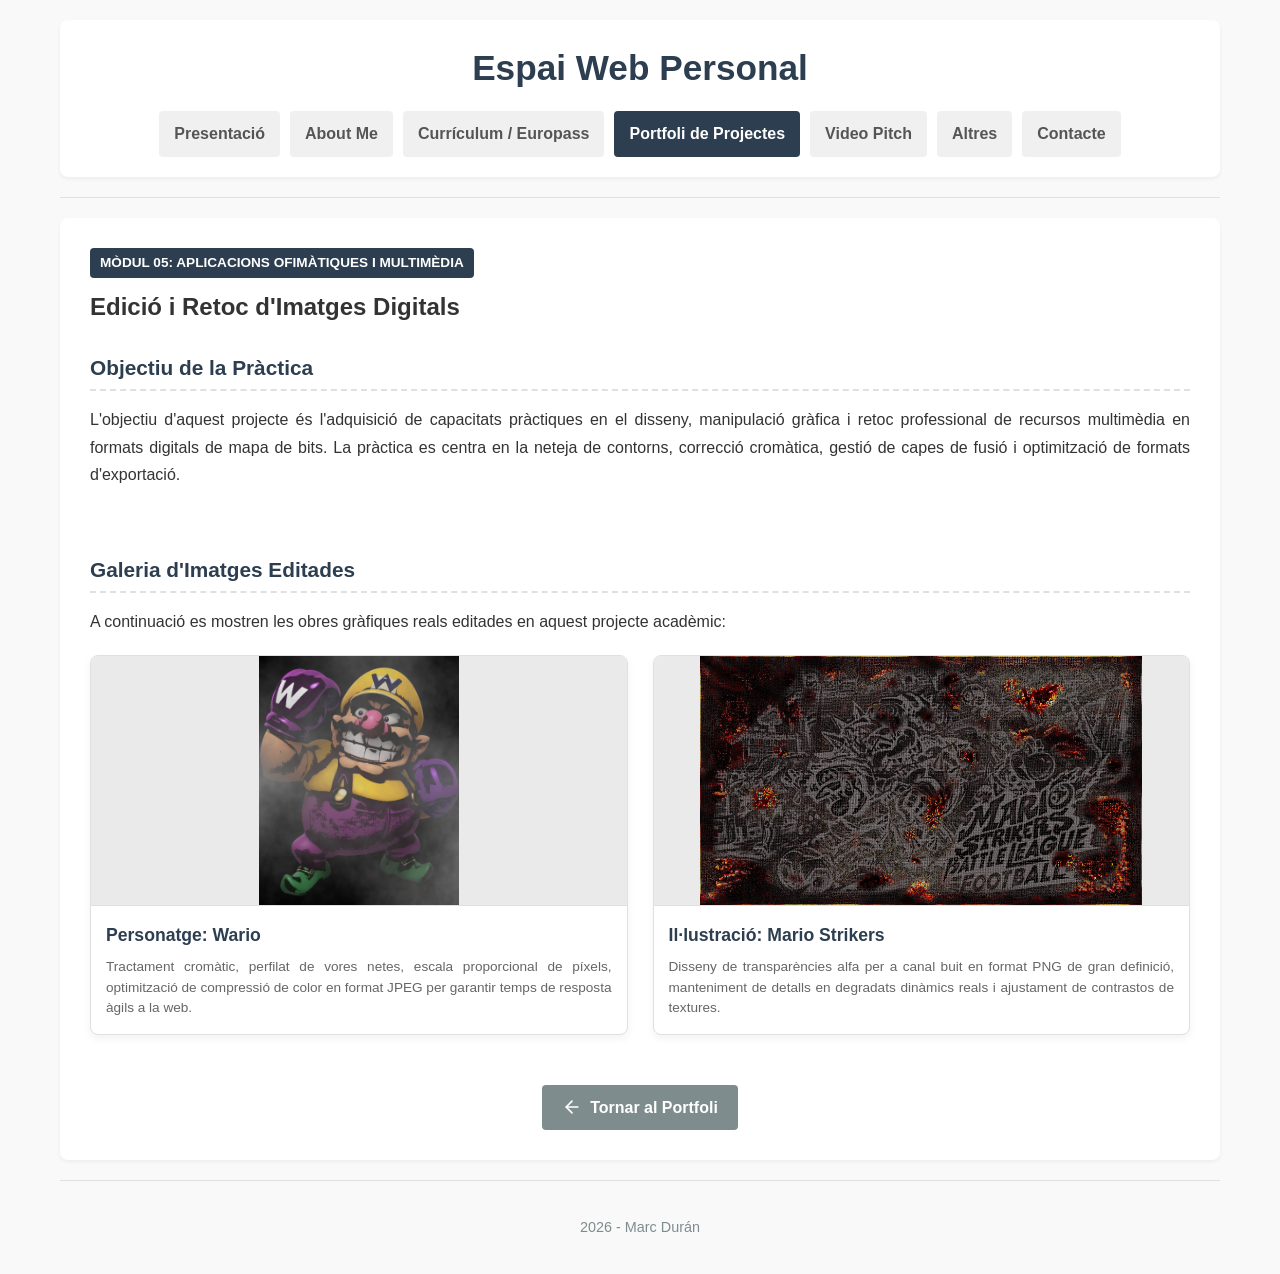
<file: project-img.html>
<!DOCTYPE html>
<html lang="ca">
<head>
    <meta charset="UTF-8">
    <meta name="viewport" content="width=device-width, initial-scale=1.0">
    <title>Detall Projecte - Edició d'Imatges Digitals</title>
    <link rel="stylesheet" href="index.css">
    <link rel="stylesheet" href="project-details.css">
</head>
<body>

    <header>
        <h1>Espai Web Personal</h1>
        <nav>
            <ul>
                <li><a href="index.html">Presentació</a></li>
                <li><a href="about.html">About Me</a></li>
                <li><a href="cv.html">Currículum / Europass</a></li>
                <li><a href="portfoli.html" class="activo">Portfoli de Projectes</a></li>
                <li><a href="video.html">Video Pitch</a></li>
                <li><a href="altres.html">Altres</a></li>
                <li><a href="contacte.html">Contacte</a></li>
            </ul>
        </nav>
    </header>

    <hr>

    <main>
        <div class="cabecera-detalle-proyecto">
            <span class="modulo-proyecto">Mòdul 05: Aplicacions Ofimàtiques i Multimèdia</span>
            <h2>Edició i Retoc d'Imatges Digitals</h2>
        </div>

        <div class="contenido-detalle-proyecto">
            <div class="bloque-seccion-proyecto">
                <h3>Objectiu de la Pràctica</h3>
                <p>L'objectiu d'aquest projecte és l'adquisició de capacitats pràctiques en el disseny, manipulació gràfica i retoc professional de recursos multimèdia en formats digitals de mapa de bits. La pràctica es centra en la neteja de contorns, correcció cromàtica, gestió de capes de fusió i optimització de formats d'exportació.</p>
            </div>

            <div class="bloque-seccion-proyecto">
                <h3>Galeria d'Imatges Editades</h3>
                <p>A continuació es mostren les obres gràfiques reals editades en aquest projecte acadèmic:</p>

                <div class="galeria-imagenes">
                    
                    <div class="tarjeta-imagen">
                        <img src="wario.jpg" alt="Edició gràfica de Wario" class="imagen-galeria">
                        <div class="descripcion-imagen">
                            <h4>Personatge: Wario</h4>
                            <p>Tractament cromàtic, perfilat de vores netes, escala proporcional de píxels, optimització de compressió de color en format JPEG per garantir temps de resposta àgils a la web.</p>
                        </div>
                    </div>

                    <div class="tarjeta-imagen">
                        <img src="Mario strikers.png" alt="Composició de Mario Strikers" class="imagen-galeria">
                        <div class="descripcion-imagen">
                            <h4>Il·lustració: Mario Strikers</h4>
                            <p>Disseny de transparències alfa per a canal buit en format PNG de gran definició, manteniment de detalls en degradats dinàmics reals i ajustament de contrastos de textures.</p>
                        </div>
                    </div>

                </div>
            </div>


        </div>

        <div class="contenedor-boton-volver">
            <a href="portfoli.html" class="boton-volver">
                <svg width="20" height="20" viewBox="0 0 24 24" fill="none" stroke="currentColor" stroke-width="2" stroke-linecap="round" stroke-linejoin="round" style="vertical-align: middle;">
                    <line x1="19" y1="12" x2="5" y2="12"></line>
                    <polyline points="12 19 5 12 12 5"></polyline>
                </svg>
                Tornar al Portfoli
            </a>
        </div>
    </main>

    <hr>

    <footer>
        <p> 2026 - Marc Durán </p>
    </footer>

</body>
</html>
</file>
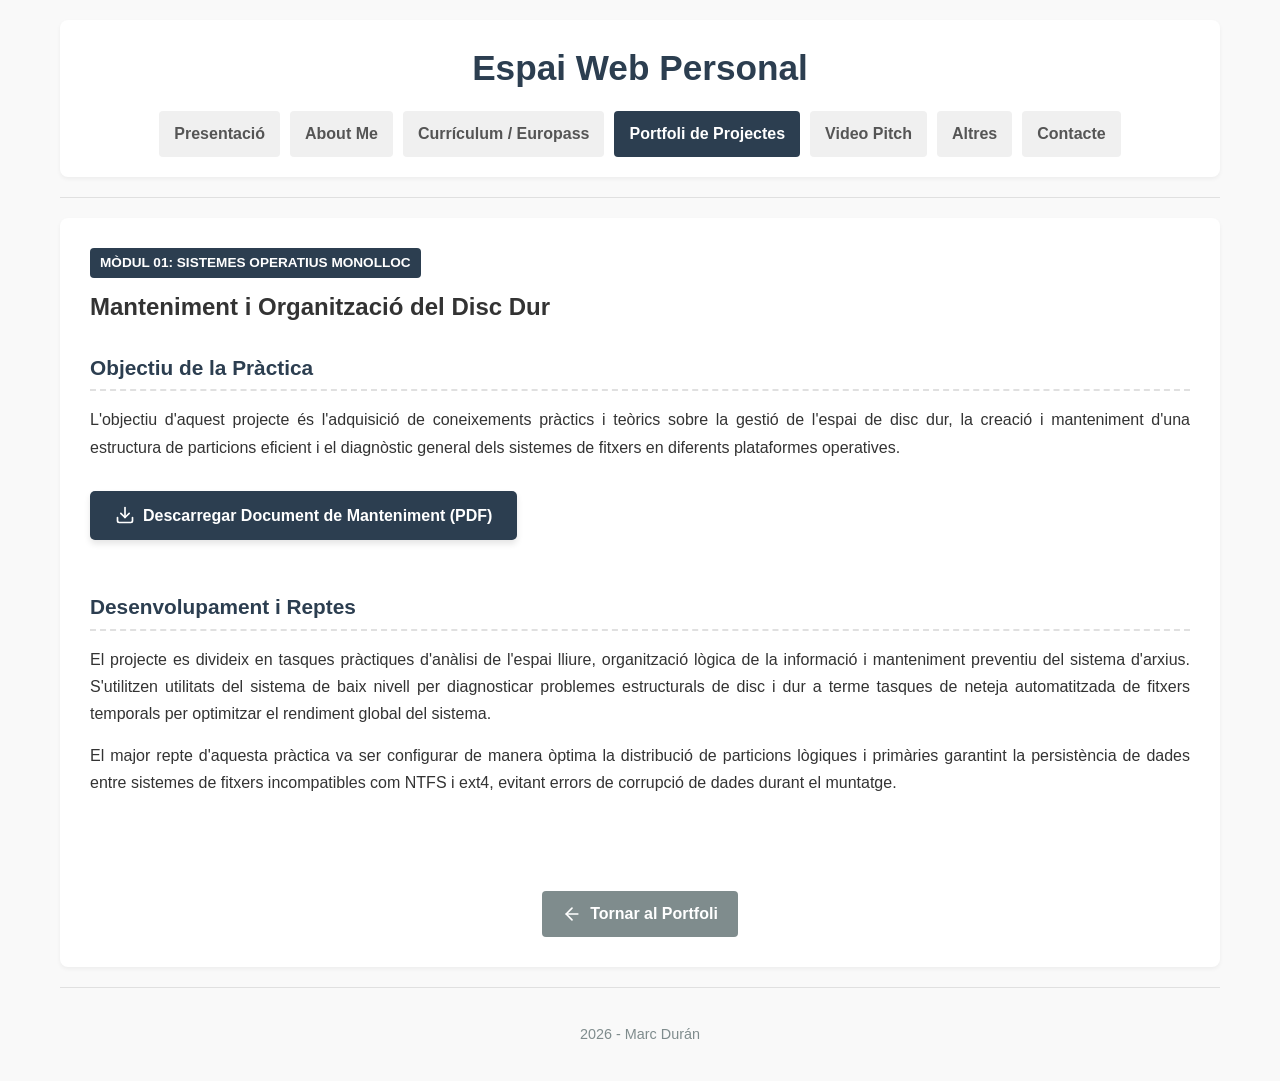
<file: project-manteniment.html>
<!DOCTYPE html>
<html lang="ca">
<head>
    <meta charset="UTF-8">
    <meta name="viewport" content="width=device-width, initial-scale=1.0">
    <title>Detall Projecte - Manteniment i Organització de Disc</title>
    <link rel="stylesheet" href="index.css">
    <link rel="stylesheet" href="project-details.css">
</head>
<body>

    <header>
        <h1>Espai Web Personal</h1>
        <nav>
            <ul>
                <li><a href="index.html">Presentació</a></li>
                <li><a href="about.html">About Me</a></li>
                <li><a href="cv.html">Currículum / Europass</a></li>
                <li><a href="portfoli.html" class="activo">Portfoli de Projectes</a></li>
                <li><a href="video.html">Video Pitch</a></li>
                <li><a href="altres.html">Altres</a></li>
                <li><a href="contacte.html">Contacte</a></li>
            </ul>
        </nav>
    </header>

    <hr>

    <main>
        <div class="cabecera-detalle-proyecto">
            <span class="modulo-proyecto">Mòdul 01: Sistemes Operatius Monolloc</span>
            <h2>Manteniment i Organització del Disc Dur</h2>
        </div>

        <div class="contenido-detalle-proyecto">
            <div class="bloque-seccion-proyecto">
                <h3>Objectiu de la Pràctica</h3>
                <p>L'objectiu d'aquest projecte és l'adquisició de coneixements pràctics i teòrics sobre la gestió de l'espai de disc dur, la creació i manteniment d'una estructura de particions eficient i el diagnòstic general dels sistemes de fitxers en diferents plataformes operatives.</p>
                
                <a href="Manteniment i organització de disc.pdf" class="boton-descarga" download="Manteniment_i_organitzacio_de_disc.pdf">
                    <svg width="20" height="20" viewBox="0 0 24 24" fill="none" stroke="currentColor" stroke-width="2" stroke-linecap="round" stroke-linejoin="round">
                        <path d="M21 15v4a2 2 0 0 1-2 2H5a2 2 0 0 1-2-2v-4"></path>
                        <polyline points="7 10 12 15 17 10"></polyline>
                        <line x1="12" y1="15" x2="12" y2="3"></line>
                    </svg>
                    Descarregar Document de Manteniment (PDF)
                </a>
            </div>

            <div class="bloque-seccion-proyecto">
                <h3>Desenvolupament i Reptes</h3>
                <p>El projecte es divideix en tasques pràctiques d'anàlisi de l'espai lliure, organització lògica de la informació i manteniment preventiu del sistema d'arxius. S'utilitzen utilitats del sistema de baix nivell per diagnosticar problemes estructurals de disc i dur a terme tasques de neteja automatitzada de fitxers temporals per optimitzar el rendiment global del sistema.</p>
                <p>El major repte d'aquesta pràctica va ser configurar de manera òptima la distribució de particions lògiques i primàries garantint la persistència de dades entre sistemes de fitxers incompatibles com NTFS i ext4, evitant errors de corrupció de dades durant el muntatge.</p>
            </div>


        <div class="contenedor-boton-volver">
            <a href="portfoli.html" class="boton-volver">
                <svg width="20" height="20" viewBox="0 0 24 24" fill="none" stroke="currentColor" stroke-width="2" stroke-linecap="round" stroke-linejoin="round" style="vertical-align: middle;">
                    <line x1="19" y1="12" x2="5" y2="12"></line>
                    <polyline points="12 19 5 12 12 5"></polyline>
                </svg>
                Tornar al Portfoli
            </a>
        </div>
    </main>

    <hr>

    <footer>
        <p> 2026 - Marc Durán </p>
    </footer>

</body>
</html>
</file>
<file: index.css>
* {
    margin: 0;
    padding: 0;
    box-sizing: border-box;
}

body {
    font-family: 'Segoe UI', Tahoma, Geneva, Verdana, sans-serif;
    line-height: 1.6;
    color: #333;
    background-color: #f9f9f9;
    max-width: 1200px;
    margin: 0 auto;
    padding: 20px;
}

hr {
    border: 0;
    height: 1px;
    background: #e0e0e0;
    margin: 20px 0;
}

header {
    background-color: #ffffff;
    padding: 20px;
    border-radius: 8px;
    box-shadow: 0 2px 4px rgba(0,0,0,0.05);
    text-align: center;
}

header h1 {
    color: #2c3e50;
    margin-bottom: 15px;
    font-size: 2.2rem;
}

nav ul {
    list-style: none;
    display: flex;
    justify-content: center;
    flex-wrap: wrap;
    gap: 10px;
}

nav ul li a {
    display: block;
    padding: 10px 15px;
    text-decoration: none;
    color: #555;
    font-weight: 600;
    border-radius: 4px;
    transition: background-color 0.3s, color 0.3s;
    background-color: #f0f0f0;
}

nav ul li a:hover, 
nav ul li a.activo {
    background-color: #2c3e50;
    color: #ffffff;
}

main {
    background-color: #ffffff;
    padding: 30px;
    border-radius: 8px;
    box-shadow: 0 2px 4px rgba(0,0,0,0.05);
}

main section h2 {
    color: #2c3e50;
    margin-bottom: 20px;
    font-size: 1.8rem;
    border-bottom: 2px solid #2c3e50;
    padding-bottom: 5px;
}

#presentacion h2 {
    color: #2c3e50;
    margin-bottom: 20px;
    font-size: 1.8rem;
    border-bottom: 2px solid #2c3e50;
    padding-bottom: 5px;
}

.contenedor-perfil {
    display: flex;
    flex-direction: row;
    gap: 30px;
    align-items: center;
    margin-top: 20px;
}

.foto-perfil {
    width: 250px;
    height: 250px;
    object-fit: cover;
    border-radius: 50%;
    border: 4px solid #2c3e50;
    box-shadow: 0 4px 8px rgba(0,0,0,0.1);
}

.texto-presentacion h3 {
    color: #34495e;
    margin-bottom: 15px;
    font-size: 1.4rem;
}

.texto-presentacion p {
    margin-bottom: 15px;
    text-align: justify;
}

footer {
    text-align: center;
    padding: 15px;
    font-size: 0.9rem;
    color: #7f8c8d;
}

@media (max-width: 768px) {
    .contenedor-perfil {
        flex-direction: column;
        text-align: center;
    }
    
    nav ul {
        flex-direction: column;
        width: 100%;
    }
    
    nav ul li {
        width: 100%;
    }
}
</file>
<file: altres.css>
.contenedor-otro-proyecto {
    display: flex;
    gap: 30px;
    margin-top: 30px;
    align-items: flex-start;
}

.info-otro-proyecto {
    flex: 1;
}

.info-otro-proyecto h3 {
    color: #2c3e50;
    font-size: 1.4rem;
    margin-bottom: 15px;
}

.info-otro-proyecto p {
    line-height: 1.6;
    color: #555;
    margin-bottom: 15px;
    text-align: justify;
}

.enlaces-otro-proyecto {
    margin-top: 25px;
}

.boton-visitar-web {
    display: inline-flex;
    align-items: center;
    gap: 8px;
    background-color: #2c3e50;
    color: white;
    padding: 10px 20px;
    text-decoration: none;
    font-weight: bold;
    border-radius: 5px;
    transition: background-color 0.3s;
    box-shadow: 0 4px 6px rgba(0,0,0,0.1);
}

.boton-visitar-web:hover {
    background-color: #1a252f;
}

.visualizacion-otro-proyecto {
    flex: 1.2;
}

.captura-otro-proyecto {
    width: 100%;
    height: auto;
    border-radius: 8px;
    box-shadow: 0 4px 15px rgba(0,0,0,0.12);
    border: 1px solid #e0e0e0;
    transition: transform 0.3s ease;
    display: block;
}

.captura-otro-proyecto:hover {
    transform: scale(1.02);
}

@media (max-width: 768px) {
    .contenedor-otro-proyecto {
        flex-direction: column;
        gap: 20px;
    }
}
</file>
<file: contacte.css>
#contacto > p {
    margin-bottom: 20px;
    color: #555;
}

.contenedor-contacto {
    display: grid;
    grid-template-columns: 2fr 1fr;
    gap: 40px;
    margin-top: 20px;
}

.envoltorio-formulario-contacto {
    background-color: #fcfcfc;
    padding: 25px;
    border-radius: 8px;
    border: 1px solid #e0e0e0;
}

.grupo-formulario {
    margin-bottom: 20px;
}

.grupo-formulario label {
    display: block;
    font-weight: 600;
    margin-bottom: 8px;
    color: #2c3e50;
}

.control-formulario {
    width: 100%;
    padding: 10px 15px;
    font-size: 1rem;
    border: 1px solid #ccc;
    border-radius: 4px;
    transition: border-color 0.3s, box-shadow 0.3s;
    font-family: inherit;
}

.control-formulario:focus {
    border-color: #2c3e50;
    outline: none;
    box-shadow: 0 0 5px rgba(44, 62, 80, 0.2);
}

textarea.control-formulario {
    resize: vertical;
    min-height: 150px;
}

.boton-enviar {
    background-color: #2c3e50;
    color: white;
    padding: 12px 25px;
    font-size: 1rem;
    font-weight: bold;
    border: none;
    border-radius: 4px;
    cursor: pointer;
    transition: background-color 0.3s;
    width: 100%;
}

.boton-enviar:hover {
    background-color: #1a252f;
}

.envoltorio-info-contacto {
    display: flex;
    flex-direction: column;
    gap: 25px;
}

.tarjeta-info {
    background-color: #ffffff;
    border: 1px solid #e0e0e0;
    padding: 20px;
    border-radius: 8px;
    box-shadow: 0 2px 4px rgba(0,0,0,0.02);
}

.tarjeta-info h4 {
    color: #2c3e50;
    margin-bottom: 12px;
    font-size: 1.1rem;
}

.tarjeta-info p {
    font-size: 0.95rem;
    color: #555;
    margin-bottom: 8px;
    display: flex;
    align-items: center;
    gap: 8px;
}

.tarjeta-info a {
    color: #2980b9;
    text-decoration: none;
    font-weight: 600;
}

.tarjeta-info a:hover {
    text-decoration: underline;
}

.enlaces-sociales {
    display: flex;
    gap: 15px;
    margin-top: 10px;
}

.icono-social {
    display: inline-flex;
    justify-content: center;
    align-items: center;
    width: 40px;
    height: 40px;
    background-color: #f0f0f0;
    border-radius: 50%;
    color: #2c3e50;
    text-decoration: none;
    font-size: 1.2rem;
    font-weight: bold;
    transition: background-color 0.3s, color 0.3s;
}

.icono-social:hover {
    background-color: #2c3e50;
    color: #ffffff;
}

@media (max-width: 768px) {
    .contenedor-contacto {
        grid-template-columns: 1fr;
        gap: 30px;
    }
}
</file>
<file: cv.css>
.cv-seccion {
    margin-bottom: 30px;
}

.cv-seccion h3 {
    color: #2c3e50;
    font-size: 1.4rem;
    border-bottom: 2px dashed #e0e0e0;
    padding-bottom: 5px;
    margin-bottom: 20px;
}

.cv-linea-tiempo {
    border-left: 3px solid #2c3e50;
    padding-left: 20px;
    margin-left: 10px;
}

.cv-elemento {
    position: relative;
    margin-bottom: 25px;
}

.cv-elemento::before {
    content: '';
    position: absolute;
    left: -27px;
    top: 5px;
    width: 12px;
    height: 12px;
    border-radius: 50%;
    background-color: #2c3e50;
    border: 2px solid #ffffff;
}

.cv-fecha {
    font-weight: bold;
    color: #7f8c8d;
    font-size: 0.9rem;
}

.cv-titulo {
    font-size: 1.15rem;
    color: #2c3e50;
    margin: 3px 0;
}

.cv-institucion {
    font-style: italic;
    color: #34495e;
    margin-bottom: 8px;
}

.cv-cuadricula-habilidades {
    display: grid;
    grid-template-columns: repeat(auto-fit, minmax(220px, 1fr));
    gap: 20px;
}

.cv-tarjeta-habilidad {
    background: #fdfdfd;
    border: 1px solid #e0e0e0;
    padding: 15px;
    border-radius: 6px;
}

.cv-tarjeta-habilidad h4 {
    color: #2c3e50;
    margin-bottom: 10px;
    border-bottom: 1px solid #f0f0f0;
    padding-bottom: 5px;
}

.cv-tarjeta-habilidad ul {
    list-style: none;
    padding-left: 0;
}

.cv-tarjeta-habilidad ul li {
    margin-bottom: 8px;
    display: flex;
    justify-content: space-between;
}

.cv-nivel {
    color: #7f8c8d;
    font-size: 0.85rem;
}

.contenedor-botones {
    text-align: center;
    margin-top: 30px;
    margin-bottom: 30px;
}

.boton-descarga {
    display: inline-flex;
    align-items: center;
    gap: 8px;
    background-color: #2c3e50;
    color: white;
    padding: 12px 25px;
    text-decoration: none;
    font-weight: bold;
    border-radius: 5px;
    transition: background-color 0.3s;
    box-shadow: 0 4px 6px rgba(0,0,0,0.1);
}

.boton-descarga:hover {
    background-color: #1a252f;
}

.boton-descarga svg {
    vertical-align: middle;
}

.contenedor-europass {
    margin-top: 50px;
    border-top: 3px double #e0e0e0;
    padding-top: 40px;
}

.cabecera-europass {
    background-color: #003366;
    color: #ffffff;
    padding: 20px;
    border-radius: 6px;
    margin-bottom: 30px;
    display: flex;
    justify-content: space-between;
    align-items: center;
    flex-wrap: wrap;
    gap: 15px;
}

.titulo-cabecera-europass h3 {
    margin: 0;
    font-size: 1.5rem;
    font-weight: 700;
}

.titulo-cabecera-europass p {
    font-size: 0.9rem;
    opacity: 0.9;
    margin-top: 5px;
}

.logo-europass {
    font-weight: 800;
    font-size: 1.8rem;
    letter-spacing: 1px;
}

.logo-europass span {
    color: #00b0f0;
}

.fila-europass {
    display: grid;
    grid-template-columns: 1fr 3fr;
    gap: 30px;
    margin-bottom: 25px;
    border-bottom: 1px solid #f0f0f0;
    padding-bottom: 15px;
}

.etiqueta-europass {
    font-weight: bold;
    color: #003366;
    text-transform: uppercase;
    font-size: 0.85rem;
    letter-spacing: 0.5px;
    line-height: 1.4;
}

.valor-europass {
    color: #333;
}

.subfila-europass {
    margin-bottom: 15px;
}

.subfila-europass h4 {
    color: #2c3e50;
    font-size: 1.1rem;
    margin-bottom: 3px;
}

.organizacion-europass {
    font-style: italic;
    color: #555;
    font-size: 0.95rem;
    margin-bottom: 5px;
}

.periodo-europass {
    color: #7f8c8d;
    font-weight: 600;
    font-size: 0.9rem;
    margin-bottom: 8px;
}

.tabla-idiomas {
    width: 100%;
    border-collapse: collapse;
    margin-top: 15px;
    font-size: 0.9rem;
}

.tabla-idiomas th, .tabla-idiomas td {
    border: 1px solid #dcdcdc;
    padding: 10px 12px;
    text-align: center;
}

.tabla-idiomas th {
    background-color: #f5f5f5;
    color: #003366;
    font-weight: 700;
    font-size: 0.85rem;
    text-transform: uppercase;
}

.tabla-idiomas td.nombre-idioma {
    text-align: left;
    font-weight: 600;
    background-color: #fafafa;
}

.tabla-idiomas td.codigo-nivel {
    background-color: #ebf5fb;
    font-weight: bold;
    color: #2980b9;
}

.cv-lista {
    margin-left: 20px;
    margin-top: 10px;
    line-height: 1.6;
}

@media (max-width: 768px) {
    .fila-europass {
        grid-template-columns: 1fr;
        gap: 10px;
    }
    
    .tabla-idiomas {
        display: block;
        overflow-x: auto;
    }
}

.cv-contenedor-imagen {
    display: flex;
    justify-content: center;
    align-items: center;
    margin-top: 20px;
    background: #fdfdfd;
    border: 1px solid #e0e0e0;
    padding: 15px;
    border-radius: 8px;
    box-shadow: 0 4px 10px rgba(0,0,0,0.05);
}

.cv-imagen-previsualizacion {
    max-width: 100%;
    height: auto;
    width: 500px;
    border-radius: 4px;
    box-shadow: 0 2px 8px rgba(0,0,0,0.15);
    transition: transform 0.3s ease;
}

.cv-imagen-previsualizacion:hover {
    transform: scale(1.02);
}
</file>
<file: portfoli.css>
#portafolio > p {
    margin-bottom: 20px;
    color: #555;
}

.cuadricula-portafolio {
    display: grid;
    grid-template-columns: repeat(auto-fit, minmax(280px, 1fr));
    gap: 25px;
    margin-top: 20px;
}

.tarjeta-proyecto {
    background: #ffffff;
    border: 1px solid #e0e0e0;
    border-radius: 8px;
    overflow: hidden;
    box-shadow: 0 2px 5px rgba(0,0,0,0.05);
    transition: transform 0.3s, box-shadow 0.3s;
    display: flex;
    flex-direction: column;
}

.tarjeta-proyecto:hover {
    transform: translateY(-5px);
    box-shadow: 0 8px 15px rgba(0,0,0,0.1);
}

.imagen-proyecto {
    width: 100%;
    height: 180px;
    overflow: hidden;
    border-bottom: 1px solid #e0e0e0;
}

.imagen-proyecto img {
    width: 100%;
    height: 100%;
    object-fit: cover;
}

.contenido-proyecto {
    padding: 20px;
    display: flex;
    flex-direction: column;
    flex-grow: 1;
}

.contenido-proyecto h3 {
    color: #2c3e50;
    margin-bottom: 10px;
    font-size: 1.25rem;
}

.contenido-proyecto p {
    font-size: 0.95rem;
    color: #555;
    margin-bottom: 15px;
    flex-grow: 1;
    text-align: justify;
    line-height: 1.6;
}

.etiquetas-proyecto {
    display: flex;
    flex-wrap: wrap;
    gap: 8px;
    margin-bottom: 15px;
}

.etiqueta-proyecto {
    background-color: #ebf5fb;
    color: #2980b9;
    font-size: 0.8rem;
    padding: 4px 8px;
    border-radius: 4px;
    font-weight: 600;
}

.enlaces-proyecto {
    display: flex;
    gap: 10px;
}

.boton-proyecto {
    flex: 1;
    text-align: center;
    padding: 8px 12px;
    text-decoration: none;
    border-radius: 4px;
    font-size: 0.9rem;
    font-weight: bold;
    transition: background-color 0.3s, color 0.3s;
}

.boton-proyecto.principal {
    background-color: #2c3e50;
    color: white;
}

.boton-proyecto.principal:hover {
    background-color: #1a252f;
}

.boton-proyecto.secundario {
    background-color: #f0f0f0;
    color: #333;
    border: 1px solid #ccc;
}

.boton-proyecto.secundario:hover {
    background-color: #e0e0e0;
}
</file>
<file: project-details.css>
.cabecera-detalle-proyecto {
    margin-bottom: 25px;
}

.modulo-proyecto {
    display: inline-block;
    background-color: #2c3e50;
    color: #ffffff;
    padding: 4px 10px;
    border-radius: 4px;
    font-size: 0.85rem;
    font-weight: 700;
    text-transform: uppercase;
    margin-bottom: 10px;
}

.contenido-detalle-proyecto {
    display: flex;
    flex-direction: column;
    gap: 30px;
}

.bloque-seccion-proyecto {
    margin-bottom: 20px;
}

.bloque-seccion-proyecto h3 {
    color: #2c3e50;
    font-size: 1.3rem;
    border-bottom: 2px dashed #e0e0e0;
    padding-bottom: 5px;
    margin-bottom: 15px;
}

.bloque-seccion-proyecto p {
    text-align: justify;
    margin-bottom: 15px;
    line-height: 1.7;
}

.lista-especificaciones-tecnicas {
    list-style: none;
    padding-left: 0;
    margin-bottom: 20px;
}

.lista-especificaciones-tecnicas li {
    padding: 10px 15px;
    border-bottom: 1px solid #f0f0f0;
    display: flex;
    justify-content: space-between;
}

.lista-especificaciones-tecnicas li:nth-child(even) {
    background-color: #fcfcfc;
}

.etiqueta-especificaciones-tecnicas {
    font-weight: 600;
    color: #2c3e50;
}

.valor-especificaciones-tecnicas {
    color: #7f8c8d;
}

.maqueta-visual {
    background-color: #f8f9fa;
    border: 1px solid #e0e0e0;
    border-radius: 6px;
    padding: 20px;
    overflow-x: auto;
    font-family: 'Courier New', Courier, monospace;
}

.maqueta-tabla-bd {
    width: 100%;
    border-collapse: collapse;
    margin-top: 10px;
}

.maqueta-tabla-bd th, .maqueta-tabla-bd td {
    border: 1px solid #aaa;
    padding: 6px 10px;
    text-align: left;
}

.maqueta-tabla-bd th {
    background-color: #ddd;
    font-weight: bold;
}

.ventana-terminal {
    background-color: #1e1e1e;
    color: #2ecc71;
    border-radius: 6px;
    padding: 15px 20px;
    font-family: 'Consolas', 'Courier New', Courier, monospace;
    font-size: 0.9rem;
    box-shadow: 0 4px 10px rgba(0,0,0,0.15);
}

.cabecera-terminal {
    display: flex;
    gap: 6px;
    margin-bottom: 10px;
    border-bottom: 1px solid #333;
    padding-bottom: 8px;
}

.punto-terminal {
    width: 12px;
    height: 12px;
    border-radius: 50%;
}

.punto-rojo { background-color: #ff5f56; }
.punto-amarillo { background-color: #ffbd2e; }
.punto-verde { background-color: #27c93f; }

.cuerpo-terminal p {
    margin-bottom: 5px;
    line-height: 1.4;
    text-align: left !important;
}

.entrada-terminal {
    color: #ffffff;
}

.salida-terminal {
    color: #cccccc;
}

.comentario-terminal {
    color: #7f8c8d;
}

.simulacion-maquetacion-web {
    border: 1px solid #dcdcdc;
    border-radius: 6px;
    background-color: #fbfbfb;
    padding: 15px;
}

.sim-cabecera {
    background-color: #2c3e50;
    height: 35px;
    border-radius: 4px;
    margin-bottom: 10px;
}

.sim-cuerpo {
    display: grid;
    grid-template-columns: 1fr 3fr;
    gap: 10px;
    height: 150px;
}

.sim-menu {
    background-color: #ecf0f1;
    border-radius: 4px;
}

.sim-principal {
    background-color: #ebf5fb;
    border-radius: 4px;
    padding: 10px;
}

.sim-pie {
    background-color: #f2f2f2;
    height: 30px;
    border-radius: 4px;
    margin-top: 10px;
}

.contenedor-boton-volver {
    margin-top: 30px;
    text-align: center;
}

.boton-volver {
    display: inline-flex;
    align-items: center;
    gap: 8px;
    background-color: #7f8c8d;
    color: #ffffff;
    padding: 10px 20px;
    text-decoration: none;
    font-weight: bold;
    border-radius: 4px;
    transition: background-color 0.3s;
}

.boton-volver:hover {
    background-color: #657173;
}

.boton-descarga {
    display: inline-flex;
    align-items: center;
    gap: 8px;
    background-color: #2c3e50;
    color: white;
    padding: 12px 25px;
    text-decoration: none;
    font-weight: bold;
    border-radius: 5px;
    transition: background-color 0.3s;
    box-shadow: 0 4px 6px rgba(0,0,0,0.1);
    margin-top: 15px;
}

.boton-descarga:hover {
    background-color: #1a252f;
}

.boton-descarga svg {
    vertical-align: middle;
}

.galeria-imagenes {
    display: grid;
    grid-template-columns: repeat(auto-fit, minmax(280px, 1fr));
    gap: 25px;
    margin-top: 20px;
}

.tarjeta-imagen {
    background-color: #ffffff;
    border: 1px solid #e0e0e0;
    border-radius: 8px;
    overflow: hidden;
    box-shadow: 0 4px 8px rgba(0,0,0,0.05);
    display: flex;
    flex-direction: column;
}

.imagen-galeria {
    width: 100%;
    height: auto;
    max-height: 250px;
    object-fit: contain;
    background-color: #eaeaea;
    border-bottom: 1px solid #e0e0e0;
}

.descripcion-imagen {
    padding: 15px;
}

.descripcion-imagen h4 {
    color: #2c3e50;
    margin-bottom: 8px;
    font-size: 1.1rem;
}

.descripcion-imagen p {
    font-size: 0.85rem;
    color: #666;
    margin-bottom: 0;
    line-height: 1.5;
}
</file>
